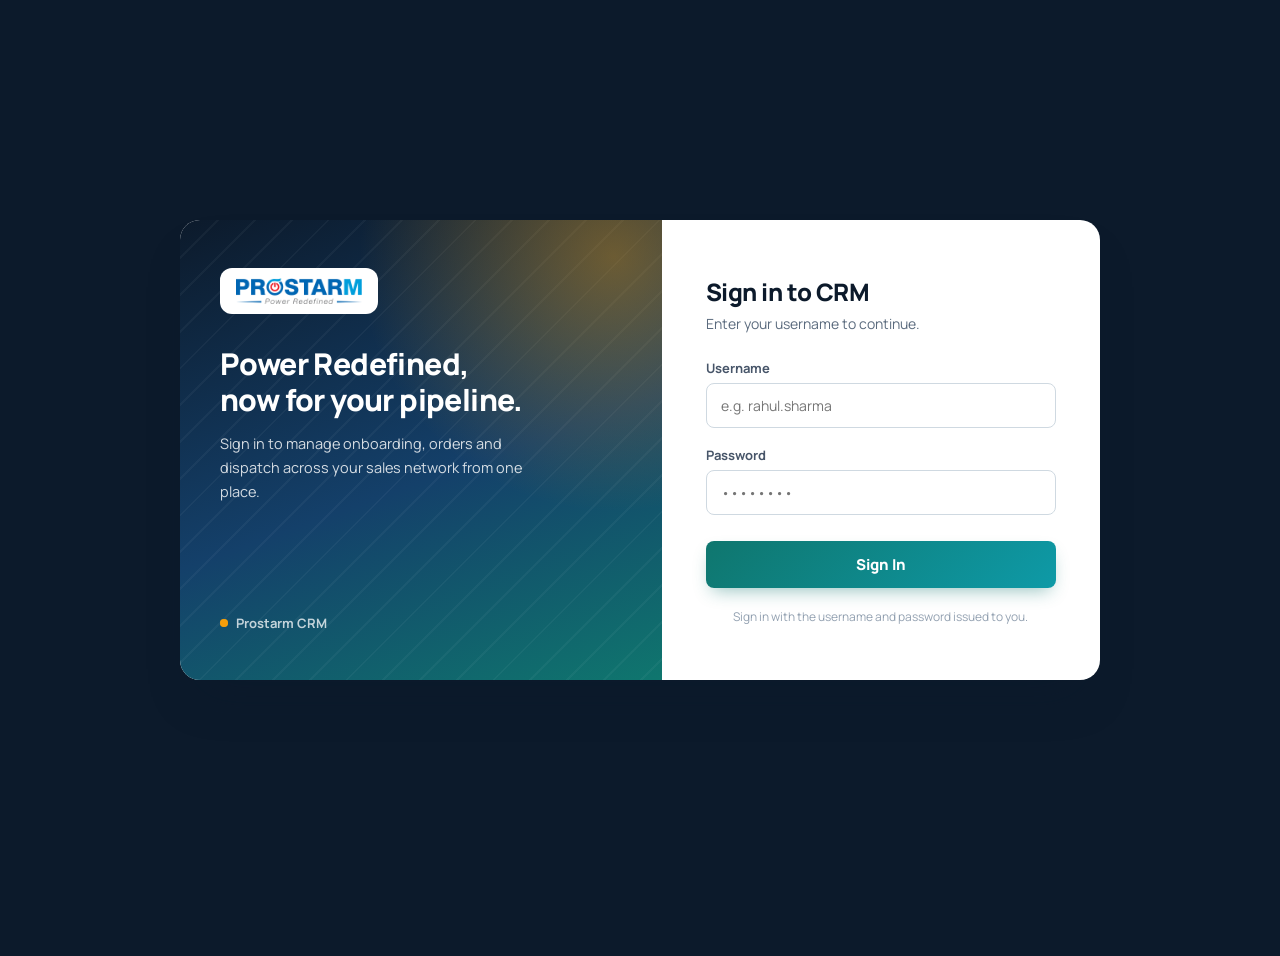
<file: Index.html>
<!DOCTYPE html>
<html lang="en">
<head>
    <meta charset="UTF-8">
    <meta name="viewport" content="width=device-width, initial-scale=1.0">
    <title>Sales Order Entry</title>
    <link href="https://fonts.googleapis.com/css2?family=Inter:wght@400;500;600;700;800&display=swap" rel="stylesheet">
    <link rel="stylesheet" href="global.css">
    <style>
        body { padding: 20px 20px 60px 20px; }
        .container { max-width: 1200px; margin: auto; background: var(--card-bg); padding: 40px; border-radius: var(--radius-lg); box-shadow: var(--shadow-sm); border: 1px solid var(--border); }
        
        h2 { color: var(--text-main); border-bottom: 2px solid var(--border); padding-bottom: 12px; margin-bottom: 24px; font-size: 25px; font-weight: 800;}
        h3 { color: var(--primary); margin-top: 10px; margin-bottom: 16px; font-size: 14px; font-weight: 700; text-transform: uppercase; letter-spacing: 0.06em; }
        
        /* Tabs */
        .tabs { display: flex; gap: 4px; border-bottom: 2px solid var(--border); margin-bottom: 30px; overflow-x: auto; scrollbar-width: thin; }
        .tab-btn { background: none; border: none; padding: 12px 22px; font-size: 14.5px; font-weight: 600; color: var(--text-muted); cursor: pointer; border-radius: var(--radius-sm) var(--radius-sm) 0 0; border-bottom: 3px solid transparent; transition: all 0.2s var(--ease); white-space: nowrap; }
        .tab-btn:hover { color: var(--primary); background-color: #f8fafc; }
        .tab-btn.active { color: var(--primary); border-bottom-color: var(--primary); background-color: var(--primary-light); }
        .tab-content { display: none; animation: fadeIn 0.3s var(--ease); }
        .tab-content.active { display: block; }
        @keyframes fadeIn { from { opacity: 0; transform: translateY(6px); } to { opacity: 1; transform: translateY(0); } }

        /* Form Layout */
        .form-grid { display: grid; grid-template-columns: repeat(auto-fit, minmax(250px, 1fr)); gap: 20px; margin-bottom: 25px;}
        .form-group { display: flex; flex-direction: column; }
        .span-2 { grid-column: span 2; }
        label { font-weight: 600; margin-bottom: 6px; font-size: 13px; color: var(--text-muted); }
        
        /* Inputs */
        input, select, textarea { padding: 10px 14px; border: 1px solid var(--border); border-radius: var(--radius-sm); font-size: 14px; box-sizing: border-box; width: 100%; font-family: inherit; transition: all 0.2s var(--ease); background: #fff; }
        input:focus, select:focus, textarea:focus { outline: none; border-color: var(--primary); box-shadow: 0 0 0 3px rgba(37, 99, 235, 0.15); }
        textarea { resize: vertical; }
        input[readonly], textarea[readonly] { background-color: #f8fafc; color: var(--text-muted); cursor: not-allowed; font-weight: 600; }
        .hidden { display: none !important; }
        
        /* Tables */
        .table-responsive { overflow-x: auto; margin-top: 10px; padding-bottom: 8px; margin-bottom: 25px; box-shadow: none; border: none; background: none;}
        table { min-width: 1000px; }
        #productTable { min-width: 1300px; } 
        th, td { padding: 12px 10px; font-size: 13px; border-bottom: 1px solid var(--border); text-align: left; }
        th { background-color: #f1f5f9; font-weight: 600; color: var(--text-muted); text-transform: uppercase; font-size: 12px; letter-spacing: 0.5px;}
        td input, td select { padding: 8px; font-size: 13px; }
        
        .td-id { width: 15%; }
        .td-doc { width: 25%; }
        .td-action { width: 6%; text-align: center; }
        .input-bare { background: #f8fafc; border: none; width: 100%; text-align: center; font-weight: 600; color: #475569; border-radius: 6px;}
        .input-bare:focus { box-shadow: none; outline: none;}
        
        .btn-primary { margin-bottom: 10px; }
        .btn-remove { color: #dc2626; border: none; background: none; cursor: pointer; font-size: 16px; font-weight: bold; transition: 0.2s; padding: 4px; border-radius: 4px;}
        .btn-remove:hover { background-color: #fbd9d9; color: #b91c1c; }
        
        /* Navigation & Submit Sections */
        .submit-section { margin-top: 30px; display: flex; justify-content: space-between; align-items: center; border-top: 1px solid var(--border); padding-top: 24px; }
        .submit-section.right { justify-content: flex-end; }
        
        .btn-prev { background-color: #f1f5f9; color: var(--text-muted); font-size: 15px; padding: 12px 28px; border: 1px solid var(--border); border-radius: 6px; font-weight: 600; cursor: pointer; transition: all 0.2s; }
        .btn-prev:hover { background-color: #e2e8f0; color: var(--text-main); }

        .custom-file-upload { display: flex; align-items: center; gap: 10px; }
        .hidden-file-input { display: none !important; }
        .custom-file-btn { background: #f8fafc; border: 1px solid var(--border-strong); padding: 6px 12px; border-radius: 6px; cursor: pointer; font-size: 13px; font-weight: 500; color: #475569; transition: all 0.2s; white-space: nowrap; display: inline-block;}
        .custom-file-btn:hover { background: #e2e8f0; color: #0f172a; border-color: #94a3b8; }
        .file-name-display { font-size: 12px; color: #64748b; max-width: 150px; overflow: hidden; text-overflow: ellipsis; white-space: nowrap; }
    </style>
</head>
<body class="has-sidebar">
<button class="sidebar-toggle" onclick="toggleSidebar()" aria-label="Toggle navigation">☰</button>
<div class="sidebar-backdrop" onclick="toggleSidebar()"></div>
<aside class="app-sidebar">
    <div class="sidebar-brand">
        <img src="Prostarm-logo.png" alt="Prostarm" onerror="this.outerHTML='<div style=\'font-weight:800; color:#1e4fd6; font-size:15px;\'>PROSTARM</div>';">
    </div>
    <nav class="sidebar-nav">
        <div class="sidebar-section-label">Workspace</div>
            <a href="dashboard.html" class="sidebar-link" data-roles="User,Manager"><span class="sidebar-icon">📊</span>Dashboard</a>    
            <a href="Index.html" class="sidebar-link active" data-roles="User,Manager"><span class="sidebar-icon">📝</span>Sales Order Entry</a>
            <a href="manager-analytics-dashboard.html" class="sidebar-link" data-roles="Manager"><span class="sidebar-icon">📈</span>Manager Analytics</a>
            <a href="grid-queue.html" class="sidebar-link" data-roles="Manager"><span class="sidebar-icon">🗂️</span>Grid Queue</a>
            <a href="kanban-queue.html" class="sidebar-link" data-roles="Manager"><span class="sidebar-icon">🗃️</span>Kanban Board</a>
            <a href="settings.html" class="sidebar-link" data-roles="Manager"><span class="sidebar-icon">⚙️</span>Settings</a>
        <a href="#" class="sidebar-link sidebar-logout" onclick="logout(); return false;"><span class="sidebar-icon">🚪</span>Sign Out</a>
    </nav>
    <div class="sidebar-footer">
        Prostarm CRM &middot; Power Redefined
    </div>
</aside>


<div class="master-nav">
    <div class="brand-container">
        <img src="Prostarm-logo.png" alt="Prostarm" onerror="this.outerHTML='<div style=\'font-weight:bold; color:#1e4fd6;\'>PR</div>';">
    </div>
</div>

<div class="container">
    <h2>Create / Update Sales Order</h2>

    <div class="tabs">
        <button class="tab-btn active" onclick="openTab(event, 'tab-basic', this)">1. Basic Info</button>
        <button class="tab-btn" onclick="openTab(event, 'tab-logistics', this)">2. Logistics</button>
        <button class="tab-btn" onclick="openTab(event, 'tab-commercials', this)">3. Commercials</button>
        <button class="tab-btn" onclick="openTab(event, 'tab-products', this)">4. Products & Tech</button>
        <button class="tab-btn" onclick="openTab(event, 'tab-docs', this)">5. Documents</button>
    </div>
    
    <!-- TAB 1: BASIC INFO -->
    <div id="tab-basic" class="tab-content active">
        <h3 style="color: #1e4fd6; text-transform: uppercase;">General Details</h3>
        <div class="form-grid">
            <div class="form-group"><label>UID (Auto)</label><input type="text" id="uid" readonly></div>
            <div class="form-group">
                <label>Sales Person Name</label>
                <input type="text" id="salesPersonName" list="salesPersonList" placeholder="Select or enter Sales Person Name">
                <datalist id="salesPersonList"></datalist>
            </div>
            <div class="form-group"><label>Customer Name</label><input type="text" id="customerName" placeholder="Enter Customer Name"></div>
            <div class="form-group"><label>Location</label><input type="text" id="location" placeholder="City / Area"></div>
            
            <div class="form-group"><label>PO Number</label><input type="text" id="poNumber" placeholder="PO Number"></div>
            <div class="form-group"><label>PO Date</label><input type="date" id="poDate"></div>
            <div class="form-group"><label>Order Type</label>
                <select id="orderType">
                    <option value="" disabled selected>Select Type...</option>
                    <option value="Government">Government</option>
                    <option value="Private">Private</option>
                </select>
            </div>
            <div class="form-group"><label>Order Source</label>
                <select id="orderSource">
                    <option value="" disabled selected>Select Source...</option>
                    <option value="BFSI (Direct)">BFSI (Direct)</option>
                    <option value="BFSI (GeM)">BFSI (GeM)</option>
                    <option value="BFSI (Tender)">BFSI (Tender)</option>
                    <option value="Dealer & Channel Partner">Dealer & Channel Partner</option>
                    <option value="End User/Corporate">End User/Corporate</option>
                    <option value="OEM/Industrial">OEM/Industrial</option>
                    <option value="System Integrator ( S.I )">System Integrator ( S.I )</option>
                    <option value="Tender (GeM)">Tender (GeM)</option>
                    <option value="Tender (Non GeM)">Tender (Non GeM)</option>
                </select>
            </div>
            
            <div class="form-group"><label>Segments</label>
                <input type="text" id="segment" list="segmentList" placeholder="Select or type Segment...">
                <datalist id="segmentList">
                    <option value="Government">
                    <option value="Banking">
                    <option value="Enterprise">
                    <option value="Healthcare">
                </datalist>
            </div>
            
            <div class="form-group"><label>Financial Year (FY)</label>
                <input type="text" id="fy" placeholder="Auto-calculated" readonly class="input-bare" style="text-align: left; padding: 10px 14px; background-color: #f1f5f9 !important;">
            </div>
            
            <div class="form-group"><label>ProstarM Branch</label>
                <input type="text" id="prostarmBranch" list="branchList" placeholder="Select or type Branch...">
                <datalist id="branchList">
                    <option value="Mumbai">
                    <option value="Delhi">
                    <option value="Bangalore">
                    <option value="Chennai">
                    <option value="Kolkata">
                </datalist>
            </div>
        </div>

        <hr style="border: 0; border-top: 1px solid #e2e8f0; margin: 30px 0;">

        <h3 style="color: #1e4fd6; text-transform: uppercase;">Contact Information</h3>
        <div class="form-grid">
            <div class="form-group"><label>Contact Person</label><input type="text" id="contactPerson" placeholder="Full Name"></div>
            <div class="form-group"><label>Contact Details</label><input type="tel" id="contactDetails" placeholder="Mobile Number"></div>
            <div class="form-group"><label>Email</label><input type="email" id="email" placeholder="Email Address"></div>
        </div>

        <div class="submit-section right">
            <button class="btn btn-submit" type="button" onclick="nextTab('tab-logistics', 1)">Next Tab →</button>
        </div>
    </div>

    <!-- TAB 2: LOGISTICS -->
    <div id="tab-logistics" class="tab-content">
        <h3 style="color: #1e4fd6; text-transform: uppercase;">Addresses & Dispatch</h3>
        <div class="form-grid">
            <div class="form-group span-2"><label>Billing Address</label><textarea id="billingAddress" rows="2" placeholder="Full Billing Address"></textarea></div>
            <div class="form-group"><label>Bill to GST Number</label><input type="text" id="billToGst" placeholder="Enter Billing GSTIN"></div>
            
            <div class="form-group span-2"><label>Delivery Address</label><textarea id="deliveryAddress" rows="2" placeholder="Full Delivery Address"></textarea></div>
            <div class="form-group"><label>Ship to GST Number</label><input type="text" id="shipToGst" placeholder="Enter Shipping GSTIN"></div>
            
            <div class="form-group span-2"><label>Installation Address</label><textarea id="installationAddress" rows="2" placeholder="Full Installation Address"></textarea></div>
            <div class="form-group"><label>Pin code</label><input type="number" id="pinCode" placeholder="Postal Code"></div>
            
            <div class="form-group"><label>To be Completed On</label><input type="date" id="toBeCompletedOn"></div>
            <div class="form-group"><label>Region / Zonal Office</label><input type="text" id="regionZoneOffice" placeholder="Region / Zone"></div>
            
            <div class="form-group">
                <label>State</label>
                <select id="state" onchange="updateZone()">
                    <option value="" disabled selected>Select State...</option>
                    <option value="Andhra Pradesh">Andhra Pradesh</option>
                    <option value="Assam">Assam</option>
                    <option value="Bihar">Bihar</option>
                    <option value="Chandigarh">Chandigarh</option>
                    <option value="Chhattisgarh">Chhattisgarh</option>
                    <option value="Dadra and Nagar Haveli and Daman and Diu">Dadra and Nagar Haveli and Daman and Diu</option>
                    <option value="Delhi">Delhi</option>
                    <option value="Goa">Goa</option>
                    <option value="Gujarat">Gujarat</option>
                    <option value="Haryana">Haryana</option>
                    <option value="Himachal Pradesh">Himachal Pradesh</option>
                    <option value="Jammu And Kashmir">Jammu And Kashmir</option>
                    <option value="Jharkhand">Jharkhand</option>
                    <option value="Karnataka">Karnataka</option>
                    <option value="Kerala">Kerala</option>
                    <option value="Madhya Pradesh">Madhya Pradesh</option>
                    <option value="Maharashtra">Maharashtra</option>
                    <option value="Manipur">Manipur</option>
                    <option value="Meghalaya">Meghalaya</option>
                    <option value="Nagaland">Nagaland</option>
                    <option value="Odisha">Odisha</option>
                    <option value="Pondicherry">Pondicherry</option>
                    <option value="Punjab">Punjab</option>
                    <option value="Rajasthan">Rajasthan</option>
                    <option value="Sikkim">Sikkim</option>
                    <option value="Tamil Nadu">Tamil Nadu</option>
                    <option value="Telangana">Telangana</option>
                    <option value="Tripura">Tripura</option>
                    <option value="Uttar Pradesh">Uttar Pradesh</option>
                    <option value="Uttarakhand">Uttarakhand</option>
                    <option value="West Bengal">West Bengal</option>
                </select>
            </div>
            
            <div class="form-group"><label>Zone</label><input type="text" id="zone" placeholder="Auto-fills from State" readonly style="background-color: #f1f5f9; cursor: not-allowed;"></div>

            <div class="form-group"><label>Dispatch Type</label>
                <select id="dispatchType" onchange="togglePickupLocation(this.value)">
                    <option value="" disabled selected>Select Dispatch...</option>
                    <option value="Delivery">Delivery</option>
                    <option value="Self Pickup">Self Pickup</option>
                </select>
            </div>
            <div class="form-group hidden" id="pickupLocationGroup"><label>Pickup Location</label><input type="text" id="pickupLocation" placeholder="Required for Self Pickup"></div>
        </div>

        <div class="submit-section right">
            <button class="btn-prev" type="button" onclick="prevTab('tab-basic', 1)" style="margin-right:auto;">← Previous Tab</button>
            <button class="btn btn-submit" type="button" onclick="nextTab('tab-commercials', 2)">Next Tab →</button>
        </div>
    </div>

    <!-- TAB 3: COMMERCIALS -->
    <div id="tab-commercials" class="tab-content">
        <h3 style="color: #1e4fd6; text-transform: uppercase;">Commercials & Scope</h3>
        
        <div class="form-grid">
            <div class="form-group"><label>Installation Scope</label>
                <select id="installationScope">
                    <option value="" disabled selected>Select Scope...</option>
                    <option value="Required">Required</option>
                    <option value="Not Required">Not Required</option>
                </select>
            </div>
            <div class="form-group"><label>Retention / BG</label>
                <select id="retentionBg">
                    <option value="" disabled selected>Select Option...</option>
                    <option value="Retention">Retention</option>
                    <option value="BG">BG</option>
                    <option value="Not Required">Not Required</option>
                </select>
            </div>
            <div class="form-group"><label>% Of BG Retention</label><input type="number" id="bgRetentionPercent" placeholder="%" step="0.01"></div>
        </div>
            
        <hr style="border: 0; border-top: 1px solid #e2e8f0; margin: 5px 0 25px 0;">
            
        <div class="form-grid">
            <div class="form-group">
                <label>Buyback Status</label>
                <select id="buyback" onchange="toggleBuyback(this.value)">
                    <option value="" disabled selected>Select Buyback...</option>
                    <option value="Yes">Yes</option>
                    <option value="No">No</option>
                </select>
            </div>
            <div class="form-group hidden" id="fg-buybackConfig"><label>Buyback Configuration</label><input type="text" id="buybackConfig" placeholder="Details..."></div>
            <div class="form-group hidden" id="fg-buybackAmount"><label>Buyback Amount</label><input type="number" id="buybackAmount" placeholder="₹ 0.00" step="0.01"></div>
            <div class="form-group hidden" id="fg-buybackBill"><label>Buyback Bill?</label>
                <select id="buybackBill">
                    <option value="" disabled selected>Select...</option>
                    <option value="Yes">Yes</option>
                    <option value="No">No</option>
                </select>
            </div>
        </div>

        <hr style="border: 0; border-top: 1px solid #e2e8f0; margin: 5px 0 25px 0;">

        <div class="form-grid">
            <div class="form-group span-2"><label>BOQ / Product details</label><textarea id="boqProductDetails" rows="2" placeholder="Enter high-level details or description..."></textarea></div>
            <div class="form-group"><label>PO Amount (Auto calculated)</label><input type="number" id="poAmount" placeholder="₹ 0.00" step="0.01" readonly style="background-color: #f1f5f9; cursor: not-allowed;"></div>
        </div>

        <hr style="border: 0; border-top: 1px solid #e2e8f0; margin: 5px 0 25px 0;">

        <div class="form-grid">
            <div class="form-group">
                <label>AMC Mentioned In PO</label>
                <select id="amcMentioned">
                    <option value="" disabled selected>Select...</option>
                    <option value="Yes">Yes</option>
                    <option value="No">No</option>
                </select>
            </div>
            <div class="form-group">
                <label>AMC Duration (Year)</label>
                <input type="number" id="amcDuration" placeholder="e.g. 1" min="0" step="1">
            </div>
            <div class="form-group">
                <label>PM Required during warranty</label>
                <select id="pmRequired">
                    <option value="" disabled selected>Select...</option>
                    <option value="Yes">Yes</option>
                    <option value="No">No</option>
                </select>
            </div>
            <div class="form-group">
                <label>Payments Terms</label>
                <input type="text" id="paymentTerms" list="paymentTermsList" placeholder="Select or type Terms...">
                <datalist id="paymentTermsList">
                    <option value="100% Advance">
                    <option value="50% Advance, 50% Against Delivery">
                    <option value="30 Days Credit">
                    <option value="On Delivery">
                </datalist>
            </div>
            <div class="form-group">
                <label>Payment Status</label>
                <select id="paymentStatus">
                    <option value="" disabled selected>Select...</option>
                    <option value="Pending">Pending</option>
                    <option value="Partial">Partial</option>
                    <option value="Paid">Paid</option>
                </select>
            </div>
        </div>

        <div class="submit-section right">
            <button class="btn-prev" type="button" onclick="prevTab('tab-logistics', 2)" style="margin-right:auto;">← Previous Tab</button>
            <button class="btn btn-submit" type="button" onclick="nextTab('tab-products', 3)">Next Tab →</button>
        </div>
    </div>

    <!-- TAB 4: PRODUCTS -->
    <div id="tab-products" class="tab-content">
        <h3 style="color: #1e4fd6; text-transform: uppercase;">Product Line Items</h3>
        <div class="table-responsive">
            <table id="productTable">
                <thead>
                    <tr style="background-color: #f1f5f9;">
                        <th style="width: 14%">Product name</th>
                        <th style="width: 9%">Capacity</th>
                        <th style="width: 9%">Model</th>
                        <th style="width: 9%">Make</th>
                        <th style="width: 5%">Wty(M)</th>
                        <th style="width: 8%">Clause</th>
                        <th style="width: 5%">QTY</th>
                        <th style="width: 8%">Rate</th>
                        <th style="width: 7%">GST %</th>
                        <th style="background-color: #cbdaff; width: 10%; color: #122c73;">Basic</th>
                        <th style="background-color: #cbdaff; width: 10%; color: #122c73;">Total</th>
                        <th class="td-action">Act</th>
                    </tr>
                </thead>
                <tbody></tbody>
                <tfoot>
                    <tr style="background-color: #eaf0ff; font-weight: 700;">
                        <td colspan="9" style="text-align: right; color: #122c73;">Grand Total</td>
                        <td id="sumBasic" style="background-color: #cbdaff; color: #122c73;">0.00</td>
                        <td id="sumTotal" style="background-color: #cbdaff; color: #122c73;">0.00</td>
                        <td></td>
                    </tr>
                </tfoot>
            </table>
        </div>
        <button class="btn btn-primary" type="button" onclick="addProductRow()">+ Add Product</button>

        <div class="submit-section right">
            <button class="btn-prev" type="button" onclick="prevTab('tab-commercials', 3)" style="margin-right:auto;">← Previous Tab</button>
            <button class="btn btn-submit" type="button" onclick="nextTab('tab-docs', 4)">Next Tab →</button>
        </div>
    </div>

    <!-- TAB 5: DOCS -->
    <div id="tab-docs" class="tab-content">
        <h3 style="color: #1e4fd6; text-transform: uppercase;">Documents Line Items</h3>
        <div class="table-responsive">
            <table id="childTable">
                <thead>
                    <tr style="background-color: #f1f5f9;">
                        <th class="td-id">Document ID</th>
                        <th class="td-id">Parent UID</th>
                        <th class="td-doc">Document Name</th>
                        <th class="td-doc">Attachment</th>
                        <th class="td-action">Action</th>
                    </tr>
                </thead>
                <tbody></tbody>
            </table>
        </div>
        <button class="btn btn-primary" type="button" onclick="addChildRow()">+ Add Document</button>

        <!-- Final Submit -->
        <div class="submit-section right">
            <button class="btn-prev" type="button" onclick="prevTab('tab-products', 4)" style="margin-right:auto;">← Previous Tab</button>
            <button class="btn btn-submit" type="button" onclick="submitForm()">Submit Full Order</button>
        </div>
    </div>
</div>

<script src="utils.js"></script>

<script>
	const powerAutomateUploadUrl = "https://8549b42c711be8948675eefb5cf215.dd.environment.api.powerplatform.com:443/powerautomate/automations/direct/cu/27/workflows/8c217484ea3e46b38fc6b7f07450d5b3/triggers/manual/paths/invoke?api-version=1&sp=%2Ftriggers%2Fmanual%2Frun&sv=1.0&sig=vzyUiHpw_NEp_W1E5Opu-5gz4RFGLSMcCD6nNFchKzk";

    function fileToBase64(file) {
        return new Promise((resolve, reject) => {
            const reader = new FileReader();
            reader.readAsDataURL(file);
            reader.onload = () => resolve(reader.result.split(',')[1]);
            reader.onerror = error => reject(error);
        });
    }

    async function uploadDocumentToFlow(file, uid, docId, docName) {
        const fileBase64 = await fileToBase64(file);
        const payload = {
            uid: uid,
            docId: docId,
            docName: docName,
            fileName: file.name,
            fileContent: fileBase64
        };
        const response = await fetch(powerAutomateUploadUrl, {
            method: "POST",
            headers: { "Content-Type": "application/json" },
            body: JSON.stringify(payload)
        });
        if (!response.ok) throw new Error("Upload failed");
        return await response.json();
    }
	///// Above is new code added
    function updateZone() {
        const stateSelect = document.getElementById("state");
        const zoneInput = document.getElementById("zone");
        const selectedState = stateSelect.value;
        if (stateZoneMap && stateZoneMap[selectedState]) {
            zoneInput.value = stateZoneMap[selectedState];
        } else {
            zoneInput.value = "";
        }
    }

    function generateFY() {
        const today = new Date();
        const year = today.getFullYear();
        const month = today.getMonth() + 1;
        let fyString = "";
        if (month >= 4) {
            fyString = `${year}-${String(year + 1).slice(-2)}`;
        } else {
            fyString = `${year - 1}-${String(year).slice(-2)}`;
        }
        document.getElementById('fy').value = fyString;
    }

    function openTab(evt, tabId, btnElement = null) {
        document.querySelectorAll('.tab-content').forEach(tab => tab.classList.remove('active'));
        document.querySelectorAll('.tab-btn').forEach(btn => btn.classList.remove('active'));
        document.getElementById(tabId).classList.add('active');
        if (btnElement) {
            btnElement.classList.add('active');
        } else {
            const tabs = ['tab-basic', 'tab-logistics', 'tab-commercials', 'tab-products', 'tab-docs'];
            const idx = tabs.indexOf(tabId);
            if (idx !== -1) {
                document.querySelectorAll('.tab-btn')[idx].classList.add('active');
            }
        }
        window.scrollTo({ top: 0, behavior: 'smooth' });
    }

    function nextTab(nextTabId, currentTabIndex) {
        const tabButtons = document.querySelectorAll('.tab-btn');
        if (tabButtons[currentTabIndex]) {
            openTab(null, nextTabId, tabButtons[currentTabIndex]);
        }
    }

    function prevTab(prevTabId, currentTabIndex) {
        const tabButtons = document.querySelectorAll('.tab-btn');
        if (tabButtons[currentTabIndex - 1]) {
            openTab(null, prevTabId, tabButtons[currentTabIndex - 1]);
        }
    }

    function updateFileName(input) {
        const span = input.closest('.custom-file-upload').querySelector('.file-name-display');
        if (input.files.length > 0) {
            span.textContent = input.files[0].name;
            span.style.color = '#1e4fd6'; span.style.fontWeight = '600';
        } else {
            span.textContent = "No file chosen";
            span.style.color = '#64748b'; span.style.fontWeight = '400';
        }
    }

    function togglePickupLocation(val) {
        const group = document.getElementById('pickupLocationGroup');
        if (val === 'Self Pickup') group.classList.remove('hidden');
        else { group.classList.add('hidden'); document.getElementById('pickupLocation').value = ''; }
    }

    function toggleBuyback(val) {
        const config = document.getElementById('fg-buybackConfig');
        const amount = document.getElementById('fg-buybackAmount');
        const bill = document.getElementById('fg-buybackBill');
        if(val === 'Yes') {
            config.classList.remove('hidden');
            amount.classList.remove('hidden');
            bill.classList.remove('hidden');
        } else {
            config.classList.add('hidden');
            amount.classList.add('hidden');
            bill.classList.add('hidden');
            document.getElementById('buybackConfig').value = '';
            document.getElementById('buybackAmount').value = '';
            document.getElementById('buybackBill').value = '';
        }
    }

    const getStrictInitials = (str) => {
        if (!str) return "XX";
        if (str.includes('@')) str = str.split('@')[0];
        const parts = str.split('.');
        if (parts.length >= 2) {
            return (parts[0].charAt(0) + parts[parts.length - 1].charAt(0)).toUpperCase();
        }
        return str.substring(0, 2).toUpperCase();
    };

    function generateNextUID(lastKnownUID, baseString) {
        const initials = getStrictInitials(baseString);
        const today = new Date();
        const prefix = initials + String(today.getFullYear()).slice(-2) + String(today.getMonth() + 1).padStart(2, '0');
        if (lastKnownUID && lastKnownUID.startsWith(prefix)) {
            return prefix + String(parseInt(lastKnownUID.slice(-4), 10) + 1).padStart(4, '0');
        }
        return prefix + "0001";
    }

    async function generateAutoUID() {
        const loginId = sessionStorage.getItem('loggedInEmail') || sessionStorage.getItem('loggedInUser') || "chandan.singh";
        const uidInput = document.getElementById('uid');
        const lastUID = await idbGet('simulatedDBLastUID', "CS26060014");
        uidInput.value = generateNextUID(lastUID, loginId);
        document.querySelectorAll('.child-parent-uid').forEach(input => { input.value = uidInput.value; });
    }

    function removeRow(btn) {
        btn.closest('tr').remove();
        updateGrandTotal();
    }

    function addProductRow() {
        const row = document.createElement('tr');
        const uniqueProdId = generateChildGUID(); 
        row.innerHTML = `
            <input type="hidden" class="prod-id" value="${uniqueProdId}">
            <td><input type="text" class="prod-name" placeholder="Item Name"></td>
            <td><input type="text" class="prod-capacity" placeholder="Capacity"></td>
            <td><input type="text" class="prod-model" placeholder="Model"></td>
            <td><input type="text" class="prod-make" placeholder="Make"></td>
            <td><input type="number" class="prod-wty-month" placeholder="M"></td>
            <td><select class="prod-wty-clause"><option value="" disabled selected>Select...</option><option value="Onsite">Onsite</option><option value="Carry in">Carry in</option></select></td>
            <td><input type="number" class="prod-qty" value="1" min="1" oninput="calculateRow(this)"></td>
            <td><input type="number" class="prod-rate" value="0.00" min="0" step="0.01" oninput="calculateRow(this)"></td>
            <td><select class="prod-gst" onchange="calculateRow(this)"><option value="0">0%</option><option value="5">5%</option><option value="12">12%</option><option value="18" selected>18%</option><option value="28">28%</option></select></td>
            <td><input type="number" class="prod-basic input-bare" value="0.00" readonly></td>
            <td><input type="number" class="prod-total input-bare" value="0.00" readonly></td>
            <td class="td-action"><button type="button" class="btn-remove" title="Remove Product" onclick="removeRow(this)">✖</button></td>
        `;
        document.querySelector('#productTable tbody').appendChild(row);
    }

    function calculateRow(element) {
        const row = element.closest('tr');
        const qty = parseFloat(row.querySelector('.prod-qty').value) || 0;
        const rate = parseFloat(row.querySelector('.prod-rate').value) || 0;
        const gstPercent = parseFloat(row.querySelector('.prod-gst').value) || 0;

        const basicValue = qty * rate;
        const totalAmount = basicValue + (basicValue * (gstPercent / 100));

        row.querySelector('.prod-basic').value = basicValue.toFixed(2);
        row.querySelector('.prod-total').value = totalAmount.toFixed(2);
        updateGrandTotal();
    }

    function updateGrandTotal() {
        let totalBasic = 0;
        let totalAmount = 0;
        document.querySelectorAll('.prod-basic').forEach(input => { totalBasic += parseFloat(input.value) || 0; });
        document.querySelectorAll('.prod-total').forEach(input => { totalAmount += parseFloat(input.value) || 0; });
        document.getElementById('poAmount').value = totalBasic.toFixed(2);

        const sumBasicEl = document.getElementById('sumBasic');
        const sumTotalEl = document.getElementById('sumTotal');
        if (sumBasicEl) sumBasicEl.textContent = totalBasic.toFixed(2);
        if (sumTotalEl) sumTotalEl.textContent = totalAmount.toFixed(2);
    }

    function addChildRow() {
        const parentUID = document.getElementById('uid').value; 
        const row = document.createElement('tr');
        row.innerHTML = `
            <td class="td-id"><input type="text" class="child-doc-id input-bare" value="${generateChildGUID()}" readonly></td>
            <td class="td-id"><input type="text" class="child-parent-uid input-bare" value="${parentUID}" readonly></td>
            <td class="td-doc"><select class="child-doc-name" style="width: 100%;"><option value="" disabled selected>Select Document...</option><option value="PO">PO</option><option value="Approval Mail">Approval Mail</option><option value="Price BOQ">Price BOQ</option><option value="Tech.BOQ">Tech.BOQ</option></select></td>
            <td class="td-doc"><div class="custom-file-upload"><label class="custom-file-btn"><input type="file" class="child-attachment hidden-file-input" onchange="updateFileName(this)">📁 Browse...</label><span class="file-name-display">No file chosen</span></div></td>
            <td class="td-action"><button type="button" class="btn-remove" title="Remove Document" onclick="removeRow(this)">✖</button></td>
        `;
        document.querySelector('#childTable tbody').appendChild(row);
    }

async function submitForm() {
        if (!document.getElementById('salesPersonName').value.trim()) {
            alert("Please enter or select a Sales Person Name before submitting.");
            openTab(null, 'tab-basic', document.querySelectorAll('.tab-btn')[0]);
            return;
        }

        // Target the submit button to prevent double-clicks
        const submitBtn = Array.from(document.querySelectorAll('.btn-submit')).find(b => b.innerText.includes("Submit Full Order") || b.innerText.includes("Processing"));
        
        if (submitBtn) {
            submitBtn.innerText = "Processing Data... ⏳"; 
            submitBtn.disabled = true;
            submitBtn.style.pointerEvents = "none"; 
            submitBtn.style.opacity = "0.8";
        }

        const val = id => document.getElementById(id).value;
        const currentParentUID = val('uid'); 
        
        const products = [];
        document.querySelectorAll('#productTable tbody tr').forEach(row => {
            products.push({
                "Product ID": row.querySelector('.prod-id').value, 
                "Parent UID P": currentParentUID, // FIXED: Now exactly matches Power Automate schema
                "Product Name": row.querySelector('.prod-name').value, 
                "Capacity": row.querySelector('.prod-capacity').value,
                "Model": row.querySelector('.prod-model').value, 
                "Make": row.querySelector('.prod-make').value,
                "Warranty (Months)": row.querySelector('.prod-wty-month').value, 
                "Warranty Clause": row.querySelector('.prod-wty-clause').value || "",
                "QTY": row.querySelector('.prod-qty').value, 
                "Rate": row.querySelector('.prod-rate').value,
                "GST %": row.querySelector('.prod-gst').value, 
                "PO Amount": row.querySelector('.prod-basic').value, 
                "Total Amount": row.querySelector('.prod-total').value
            });
        });

        // Product Validation to ensure the array is never empty
        if (products.length === 0) {
            alert("Please add at least one Product Line Item before submitting.");
            openTab(null, 'tab-products', document.querySelectorAll('.tab-btn')[3]);
            if (submitBtn) {
                submitBtn.innerText = "Submit Full Order"; 
                submitBtn.disabled = false;
                submitBtn.style.pointerEvents = "auto";
                submitBtn.style.opacity = "1";
            }
            return;
        }

        const payload = {
            "Sales Order": {
                "UID": currentParentUID, "Sales Person Name": val('salesPersonName'), "Status": "Submitted", 
                "Customer Name": val('customerName'), "Location": val('location'), "PO Number": val('poNumber'), "PO Date": val('poDate'),
                "Order Type to mention": val('orderType') || "", "Order Source": val('orderSource') || "", "Segments": val('segment'), "FY": val('fy'), "ProstarM Branch": val('prostarmBranch'),
                "Contact Person": val('contactPerson'), "Contact Details": val('contactDetails'), "Email": val('email'),
                "Billing Address": val('billingAddress'), "Bill to GST Number": val('billToGst'),
                "Delivery Address": val('deliveryAddress'), "Ship to GST Number": val('shipToGst'),
                "Installation Address": val('installationAddress'), "Pin code": val('pinCode'), 
                "To be Completed On": val('toBeCompletedOn'), "Region /Zonal Office": val('regionZoneOffice'), "State": val('state'), "Zone": val('zone'), "Dispatch Type": val('dispatchType') || "", "Pickup Location": val('pickupLocation'), 
                "Installation Scope": val('installationScope') || "", "Retension / BG/Not required": val('retentionBg') || "", "% Of BG Retension": val('bgRetentionPercent'),
                "Buyback Status": val('buyback') || "", "Buyback Configuration": val('buybackConfig'), "Buyback Amount": val('buybackAmount'), "Buyback Bill ?": val('buybackBill') || "",
                "BOQ / Product details": val('boqProductDetails'), "Price bifurcation / PO Amount": val('poAmount'),
                "AMC Mentioned In PO": val('amcMentioned') || "",
                "AMC Duration (Year)": val('amcDuration'),
                "PM Required during warranty period": val('pmRequired') || "",
                "Payments Terms": val('paymentTerms'),
                "Payment Status": val('paymentStatus') || ""
            },
            "Products": products, 
            "SalesChildTable": [], 
            "RemarksTable": []
        };

        for (const row of document.querySelectorAll('#childTable tbody tr')) {
            const fileInput = row.querySelector('.child-attachment');
            const rowDocId = row.querySelector('.child-doc-id').value;
            const docName = row.querySelector('.child-doc-name').value || "Document";
            let attachmentValue = "None";

            if (fileInput && fileInput.files.length > 0) {
                const file = fileInput.files[0];
                try {
                    if (submitBtn) submitBtn.innerText = `Uploading ${file.name}...`;
                    const uploadResult = await uploadDocumentToFlow(file, currentParentUID, rowDocId, docName);

					if (!uploadResult.fileUrl || uploadResult.fileUrl.trim() === "") {
						alert(`Warning: ${file.name} uploaded, but Power Automate did not return a valid link. Check your Flow Response step.`);
					}

					attachmentValue = uploadResult.fileUrl || file.name;
                } catch (uploadErr) {
                    console.error("Upload failed", uploadErr);
                    alert(`File upload failed for ${file.name}. Submission halted.`);
                    if (submitBtn) {
                        submitBtn.innerText = "Submit Full Order"; 
                        submitBtn.disabled = false;
                        submitBtn.style.pointerEvents = "auto";
                        submitBtn.style.opacity = "1";
                    }
                    return; // Stop the save process
                }
            }

            payload.SalesChildTable.push({ 
                "Document ID": rowDocId, 
                "Parent_UID D": currentParentUID, 
                "Document Name": docName, 
                "Attachment": attachmentValue 
            });
        }

        const powerAutomateWebhookUrl = "https://8549b42c711be8948675eefb5cf215.dd.environment.api.powerplatform.com:443/powerautomate/automations/direct/cu/29/workflows/6d607144754f4f3687eba53cf96a9db3/triggers/manual/paths/invoke?api-version=1&sp=%2Ftriggers%2Fmanual%2Frun&sv=1.0&sig=P-2R-JOWsK6-ZgQR-xp5-UN6BpJWNKJZP0N4CNeLwj8";
        
        // Save locally - bypasses quota limits safely so cloud sync isn't blocked
        try {
            const existingOrders = (await idbGet('crmOrders', []));
            existingOrders.push(payload);
            await idbSet('crmOrders', existingOrders);
        } catch (localErr) {
            console.warn("Local database save failed. Proceeding with cloud sync.");
        }
        
        // Send to Microsoft Power Automate
        try {
            const response = await fetch(powerAutomateWebhookUrl, {
                method: 'POST',
                headers: { 'Content-Type': 'application/json' },
                body: JSON.stringify(payload)
            });

            if (response.ok) {
                await idbSet('simulatedDBLastUID', currentParentUID); 
                alert("Order Submitted Successfully to Power Automate!\n\nClick OK to draft another new order.");
                window.location.reload();
            } else {
                const errText = await response.text();
                throw new Error(`HTTP ${response.status}: ${errText.slice(0, 100)}...`);
            }
        } catch (error) {
            console.error("Submission failed:", error);
            alert(`Microsoft Power Automate rejected the submission.\n\nReason: ${error.message}\n\nPlease ensure your Power Automate flow expects the exact data fields in this form.`);
            
            // Turn the button back on so the user can fix the form and try again
            if (submitBtn) {
                submitBtn.innerText = "Submit Full Order"; 
                submitBtn.disabled = false;
                submitBtn.style.pointerEvents = "auto";
                submitBtn.style.opacity = "1";
            }
        }
    }

    window.onload = async function() {
        if (!sessionStorage.getItem('loggedInUser')) { window.location.href = 'login.html'; return; }
        if (!enforcePageAccess()) return;
        applySidebarAccess();

        const dataList = document.getElementById('salesPersonList');
        try {
            const existingOrders = (await idbGet('crmOrders', []));
            const uniqueNames = new Set(); 
            existingOrders.forEach(o => { if (o["Sales Order"] && o["Sales Order"]["Sales Person Name"]) uniqueNames.add(o["Sales Order"]["Sales Person Name"].trim()); });
            uniqueNames.forEach(n => { if(n) dataList.appendChild(new Option(n, n)); });
        } catch(e) {}

        await generateAutoUID(); 
        generateFY(); 
        toggleBuyback('');
    };
</script>
</body>
</html>
</file>
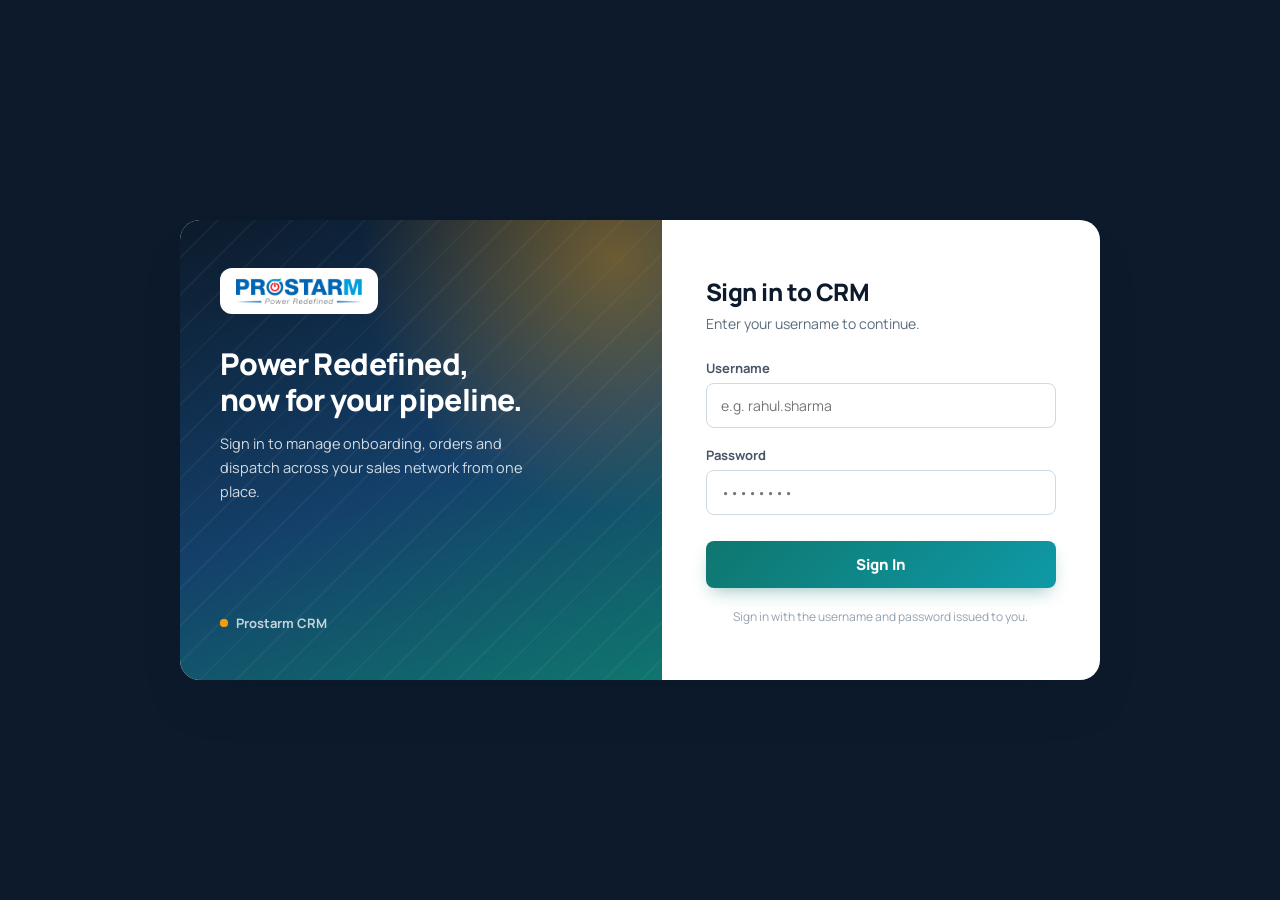
<file: grid-queue.html>
<!DOCTYPE html>
<html lang="en">
<head>
    <meta charset="UTF-8">
    <meta name="viewport" content="width=device-width, initial-scale=1.0">
    <title>Onboarding Team - Grid Queue</title>
    <link href="https://fonts.googleapis.com/css2?family=Manrope:wght@400;500;600;700;800&display=swap" rel="stylesheet">
    <link rel="stylesheet" href="global.css">
    <style>
.grid-container{background:var(--card-bg);border-radius:var(--radius-lg);border:1px solid var(--border);overflow:hidden;box-shadow:var(--shadow-sm)}
.stats-bar{display:flex;gap:12px;flex-wrap:wrap;padding:16px 18px;background:var(--card-bg-alt);border-bottom:1px solid var(--border)}
.stat-item{flex:1 1 150px;background:#fff;border:1px solid var(--border);border-radius:var(--radius-md);padding:12px 14px;font-size:13px;font-weight:700;color:var(--text-muted);display:flex;justify-content:space-between;align-items:center}
.stat-item span{margin:0;padding:3px 12px;border-radius:var(--radius-pill);font-size:16px;font-weight:800;background:#eaf0f3;color:var(--text-main)}
.uid-badge{font-weight:800;color:var(--primary);background:var(--primary-light);padding:4px 10px;border-radius:6px;font-size:12.5px}
.status-select{padding:7px 14px;font-size:13px;font-weight:700;border:2px solid transparent;cursor:pointer;outline:none;appearance:none;-webkit-appearance:none;transition:.2s}
.status-select:hover{border-color:var(--border-strong)}
.status-draft{background:#eaf0f3;color:#475569}.status-submitted{background:#e2f6f8;color:#0b6470}
.status-approved{background:#e6f6ec;color:#15803d}.status-rejected{background:#fdecec;color:#9f1d1d}
#queueTable{border:none}
</style>
</head>
<body class="has-sidebar">
<button class="sidebar-toggle" onclick="toggleSidebar()" aria-label="Toggle navigation">☰</button>
<div class="sidebar-backdrop" onclick="toggleSidebar()"></div>
<aside class="app-sidebar">
    <div class="sidebar-brand">
        <img src="Prostarm-logo.png" alt="Prostarm" onerror="this.outerHTML='<div style=\'font-weight:800; color:#1e4fd6; font-size:15px;\'>PROSTARM</div>';">
    </div>
    <nav class="sidebar-nav">
        <div class="sidebar-section-label">Workspace</div>
            <a href="dashboard.html" class="sidebar-link" data-roles="User,Manager"><span class="sidebar-icon">📊</span>Dashboard</a>
            <a href="Index.html" class="sidebar-link" data-roles="User,Manager"><span class="sidebar-icon">📝</span>Sales Order Entry</a>
            <a href="manager-analytics-dashboard.html" class="sidebar-link" data-roles="Manager"><span class="sidebar-icon">📈</span>Manager Analytics</a>
            <a href="grid-queue.html" class="sidebar-link active" data-roles="Manager"><span class="sidebar-icon">🗂️</span>Grid Queue</a>
            <a href="kanban-queue.html" class="sidebar-link" data-roles="Manager"><span class="sidebar-icon">🗃️</span>Kanban Board</a>
            <a href="settings.html" class="sidebar-link" data-roles="Manager"><span class="sidebar-icon">⚙️</span>Settings</a>
        <a href="#" class="sidebar-link sidebar-logout" onclick="logout(); return false;"><span class="sidebar-icon">🚪</span>Sign Out</a>
    </nav>
    <div class="sidebar-footer">
        Prostarm CRM &middot; Power Redefined
    </div>
</aside>


<header class="page-head"><div><h1>Grid Queue</h1><p>Review, approve or send back incoming sales orders.</p></div></header>
<div class="grid-container">
    <div id="syncBanner" class="sync-banner warn" style="margin: 16px 16px 0 16px;">
        <span id="syncIcon">⚠️</span>
        <span id="syncMainText">Showing locally cached data — live sync with Power Automate failed.</span>
        <span class="sync-detail" id="syncDetail"></span>
    </div>
    <div class="stats-bar" id="statsBar">
        </div>
    <table id="queueTable">
        <thead>
            <tr>
                <th>UID</th>
                <th>Customer Details</th>
                <th>Order Info</th>
                <th>PO Amount</th>
                <th>Sales Rep</th>
                <th>Current Status</th>
            </tr>
        </thead>
        <tbody>
            </tbody>
    </table>
</div>

<script>
    let ordersData = [];
    const powerAutomateUpdateUrl = "https://8549b42c711be8948675eefb5cf215.dd.environment.api.powerplatform.com:443/powerautomate/automations/direct/cu/23/workflows/939bec4d95ba4d5983187f8b75b034e0/triggers/manual/paths/invoke?api-version=1&sp=%2Ftriggers%2Fmanual%2Frun&sv=1.0&sig=B7UyGivjIHH-8dltPNOUXTz0Kj2mbXN-Tdqr2JE_sOo"; 
    const powerAutomateViewUrl = "https://8549b42c711be8948675eefb5cf215.dd.environment.api.powerplatform.com:443/powerautomate/automations/direct/cu/05/workflows/b32de4d56db94337b471df29b82c38e2/triggers/manual/paths/invoke?api-version=1&sp=%2Ftriggers%2Fmanual%2Frun&sv=1.0&sig=RnRU6dAnci3wp9PMYaajaskcqd6aL0K9fn7-STxchIw";

    async function loadCachedOrders() {
        const cached = await idbGet('crmOrders', []);
        return Array.isArray(cached) ? cached : [];
    }

    async function loadOrders() {
        // 1) Show cached data immediately instead of leaving the grid blank
        //    while the Power Automate flow is still spinning up.
        ordersData = await loadCachedOrders();
        const hadCache = ordersData.length > 0;
        if (hadCache) {
            renderGrid();
            showSyncBanner({ message: 'REFRESHING_CACHE' });
        }

        if (!powerAutomateViewUrl) return;

        // 2) Fetch live data in the background with a timeout, so a slow flow
        //    doesn't leave the user staring at a spinner indefinitely.
        const controller = new AbortController();
        const timeoutId = setTimeout(() => controller.abort(), 20000); // 20s cap

        try {
            const response = await fetch(powerAutomateViewUrl, { signal: controller.signal });
            clearTimeout(timeoutId);
            if (!response.ok) {
                const bodyText = await response.text().catch(() => '');
                throw new Error(`HTTP ${response.status} ${response.statusText}${bodyText ? ' — ' + bodyText.slice(0, 200) : ''}`);
            }
            const bodyText = await response.text();
            if (!bodyText.trim()) {
                throw new Error('EMPTY_BODY');
            }
            let data;
            try {
                data = JSON.parse(bodyText);
            } catch (parseErr) {
                throw new Error(`Flow returned non-JSON content: ${bodyText.slice(0, 200)}`);
            }
            ordersData = Array.isArray(data) ? data : (data.value || []);
            await idbSet('crmOrders', ordersData);
            hideSyncBanner();
        } catch (err) {
            clearTimeout(timeoutId);
            const isTimeout = err.name === 'AbortError';
            console.warn(isTimeout ? "Cloud fetch timed out, keeping cached data" : "Cloud fetch failed, falling back to local cache", err);
            showSyncBanner(isTimeout ? new Error('TIMEOUT') : err);
            if (!hadCache) ordersData = await loadCachedOrders();
        }
    }

    function showSyncBanner(err) {
        const banner = document.getElementById('syncBanner');
        const detail = document.getElementById('syncDetail');
        const icon = document.getElementById('syncIcon');
        const mainText = document.getElementById('syncMainText');
        if (!banner) return;
        const msg = err.message || String(err);
        const isLikelyCors = err instanceof TypeError || /Failed to fetch|NetworkError|Load failed/i.test(msg);
        const isEmptyBody = msg === 'EMPTY_BODY';
        const isTimeout = msg === 'TIMEOUT';
        const isRefreshing = msg === 'REFRESHING_CACHE';

        banner.classList.remove('info', 'warn', 'error');
        if (isRefreshing) {
            banner.classList.add('info');
            icon.textContent = '🔄';
            mainText.textContent = 'Loaded your last synced data — refreshing from Power Automate in the background.';
            detail.innerText = '';
            banner.classList.add('show');
            return;
        }
        banner.classList.add('warn');
        icon.textContent = '⚠️';
        mainText.textContent = 'Showing locally cached data — live sync with Power Automate failed.';
        if (isTimeout) {
            detail.innerText = "(The flow took too long to respond — showing your last synced data instead.)";
        } else if (isLikelyCors) {
            detail.innerText = "(Likely a CORS issue — the flow needs an Access-Control-Allow-Origin response header. See console for details.)";
        } else if (isEmptyBody) {
            detail.innerText = "(The flow responded with an empty body — it needs a 'Response' action at the end that returns the orders array as JSON.)";
        } else {
            detail.innerText = `(${msg})`;
        }
        banner.classList.add('show');
    }

    function hideSyncBanner() {
        const banner = document.getElementById('syncBanner');
        if (banner) banner.classList.remove('show');
    }

    function renderGrid() {
        const tbody = document.querySelector('#queueTable tbody');
        tbody.innerHTML = '';

        const counts = { Draft: 0, Submitted: 0, Approved: 0, Rejected: 0 };

        ordersData.forEach((order, index) => {
            const header = order["Sales Order"];
            let status = header["Status"] || "Submitted";
            if (counts[status] !== undefined) counts[status]++;

            let statusClass = "status-submitted";
            if (status === "Draft") statusClass = "status-draft";
            if (status === "Approved") statusClass = "status-approved";
            if (status === "Rejected") statusClass = "status-rejected";

            const tr = document.createElement('tr');
            tr.innerHTML = `
                <td><span class="uid-badge">${header["UID"] || '-'}</span></td>
                <td>
                    <div style="font-weight: 600; color: #0f172a; margin-bottom: 4px;">${header["Customer Name"] || '-'}</div>
                    <div style="font-size: 12px; color: #64748b;">${header["Location"] || '-'}</div>
                </td>
                <td>
                    <div style="font-weight: 500; margin-bottom: 4px;">${orderTypeLabel(header["Order Type to mention"]) || '-'}</div>
                    <div style="font-size: 12px; color: #64748b;">BOQ: ${header["BOQ / Product details"] ? header["BOQ / Product details"].substring(0,20)+'...' : 'N/A'}</div>
                </td>
                <td style="font-weight: 600;">₹ ${header["Price bifurcation / PO Amount"] || '0.00'}</td>
                <td style="color: #475569;">${header["Sales Person Name"] || '-'}</td>
                <td>
                    <select class="status-select ${statusClass}" onchange="updateStatus(${index}, this.value)">
                        <option value="Draft" ${status === 'Draft' ? 'selected' : ''}>Draft</option>
                        <option value="Submitted" ${status === 'Submitted' ? 'selected' : ''}>Pending Review</option>
                        <option value="Approved" ${status === 'Approved' ? 'selected' : ''}>Approved</option>
                        <option value="Rejected" ${status === 'Rejected' ? 'selected' : ''}>Rejected / Fix</option>
                    </select>
                </td>
            `;
            tbody.appendChild(tr);
        });

        document.getElementById('statsBar').innerHTML = `
            <div class="stat-item">Pending Review <span style="background:#e4eaff; color:#173e9e;">${counts.Submitted}</span></div>
            <div class="stat-item">Approved <span style="background:#dcf7e3; color:#15803d;">${counts.Approved}</span></div>
            <div class="stat-item">Needs Fix <span style="background:#fbd9d9; color:#9f1d1d;">${counts.Rejected}</span></div>
            <div class="stat-item">Drafts <span>${counts.Draft}</span></div>
        `;
    }

    function updateStatus(index, newStatus) {
        ordersData[index]["Sales Order"]["Status"] = newStatus;
        idbSet('crmOrders', ordersData);
        renderGrid(); 
        
        if(powerAutomateUpdateUrl) {
            fetch(powerAutomateUpdateUrl, {
                method: 'POST',
                headers: { 'Content-Type': 'application/json' },
                body: JSON.stringify(ordersData[index])
            }).catch(e => console.error("Cloud status sync failed", e));
        }
    }

    window.onload = async function() {
        if (!sessionStorage.getItem('loggedInUser')) { window.location.href = 'login.html'; return; }
        if (!enforcePageAccess()) return;
        applySidebarAccess();
        await loadOrders();
        renderGrid();
    };
</script>
<script src="utils.js"></script>
</body>
</html>
</file>
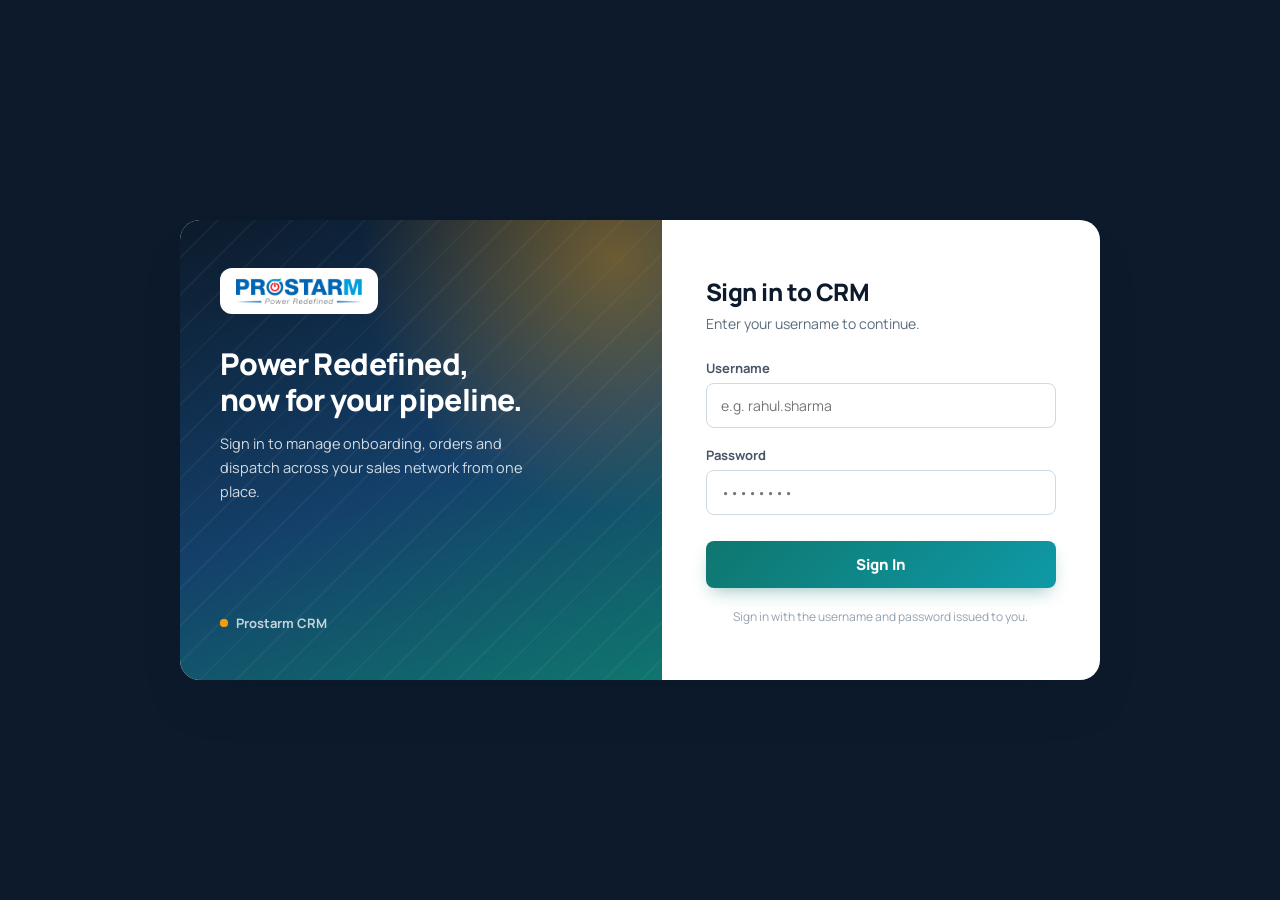
<file: kanban-queue.html>
<!DOCTYPE html>
<html lang="en">
<head>
    <meta charset="UTF-8">
    <meta name="viewport" content="width=device-width, initial-scale=1.0">
    <title>Onboarding Team - Kanban Board</title>
    <link href="https://fonts.googleapis.com/css2?family=Manrope:wght@400;500;600;700;800&display=swap" rel="stylesheet">
    <link rel="stylesheet" href="global.css">
    <style>
body{height:100vh;display:flex;flex-direction:column}
.board{display:flex;gap:16px;flex:1;overflow-x:auto;padding-bottom:16px;min-height:0}
.column{background:#e7eef2;border-radius:var(--radius-lg);width:310px;min-width:310px;display:flex;flex-direction:column;border:1px solid var(--border)}
.column-header{padding:14px 16px;font-weight:800;font-size:14px;display:flex;justify-content:space-between;align-items:center;border-top:4px solid;border-radius:var(--radius-lg) var(--radius-lg) 0 0}
.col-draft .column-header{border-color:#8fa1b3;color:#475569}
.col-submitted .column-header{border-color:#0e9aa7;color:#0b6470}
.col-approved .column-header{border-color:#16a34a;color:#166534}
.col-rejected .column-header{border-color:#dc2626;color:#9f1d1d}
.card-list{padding:4px 12px 12px;flex:1;overflow-y:auto;min-height:200px}
.k-card{background:#fff;padding:14px 16px;border-radius:var(--radius-md);border:1px solid var(--border);box-shadow:var(--shadow-sm);margin-bottom:10px;cursor:grab;transition:transform .12s,box-shadow .15s}
.k-card:hover{box-shadow:var(--shadow-md);border-color:var(--border-strong)}
.k-card:active{cursor:grabbing;transform:scale(.98)}
.card-uid{font-size:12px;font-weight:800;color:var(--primary);margin-bottom:4px}
.card-customer{font-size:15px;font-weight:700;margin-bottom:8px}
.card-details{font-size:13px;color:var(--text-muted);display:flex;justify-content:space-between}
.card-salesperson{font-size:12px;background:var(--card-bg-alt);border:1px solid var(--border);padding:3px 8px;border-radius:var(--radius-pill);margin-top:12px;display:inline-block;color:#475569;font-weight:600}
.count-badge{background:#fff;padding:2px 10px;border-radius:var(--radius-pill);font-size:12px;box-shadow:var(--shadow-sm)}
</style>
</head>
<body class="has-sidebar">
<button class="sidebar-toggle" onclick="toggleSidebar()" aria-label="Toggle navigation">☰</button>
<div class="sidebar-backdrop" onclick="toggleSidebar()"></div>
<aside class="app-sidebar">
    <div class="sidebar-brand">
        <img src="Prostarm-logo.png" alt="Prostarm" onerror="this.outerHTML='<div style=\'font-weight:800; color:#1e4fd6; font-size:15px;\'>PROSTARM</div>';">
    </div>
    <nav class="sidebar-nav">
        <div class="sidebar-section-label">Workspace</div>
            <a href="dashboard.html" class="sidebar-link" data-roles="User,Manager"><span class="sidebar-icon">📊</span>Dashboard</a>
            <a href="Index.html" class="sidebar-link" data-roles="User,Manager"><span class="sidebar-icon">📝</span>Sales Order Entry</a>
            <a href="manager-analytics-dashboard.html" class="sidebar-link" data-roles="Manager"><span class="sidebar-icon">📈</span>Manager Analytics</a>
            <a href="grid-queue.html" class="sidebar-link" data-roles="Manager"><span class="sidebar-icon">🗂️</span>Grid Queue</a>
            <a href="kanban-queue.html" class="sidebar-link active" data-roles="Manager"><span class="sidebar-icon">🗃️</span>Kanban Board</a>
            <a href="settings.html" class="sidebar-link" data-roles="Manager"><span class="sidebar-icon">⚙️</span>Settings</a>
        <a href="#" class="sidebar-link sidebar-logout" onclick="logout(); return false;"><span class="sidebar-icon">🚪</span>Sign Out</a>
    </nav>
    <div class="sidebar-footer">
        Prostarm CRM &middot; Power Redefined
    </div>
</aside>


<header class="page-head"><div><h1>Kanban Board</h1><p>Drag and drop cards to move orders through the pipeline.</p></div></header>
<div id="syncBanner" class="sync-banner warn">
    <span id="syncIcon">⚠️</span>
    <span id="syncMainText">Showing locally cached data — live sync with Power Automate failed.</span>
    <span class="sync-detail" id="syncDetail"></span>
</div>

<div class="board">
    <div class="column col-draft" ondragover="allowDrop(event)" ondrop="drop(event, 'Draft')">
        <div class="column-header">Drafts <span class="count-badge" id="count-Draft">0</span></div>
        <div class="card-list" id="list-Draft"></div>
    </div>

    <div class="column col-submitted" ondragover="allowDrop(event)" ondrop="drop(event, 'Submitted')">
        <div class="column-header">Pending Review <span class="count-badge" id="count-Submitted">0</span></div>
        <div class="card-list" id="list-Submitted"></div>
    </div>

    <div class="column col-approved" ondragover="allowDrop(event)" ondrop="drop(event, 'Approved')">
        <div class="column-header">Approved Orders <span class="count-badge" id="count-Approved">0</span></div>
        <div class="card-list" id="list-Approved"></div>
    </div>

    <div class="column col-rejected" ondragover="allowDrop(event)" ondrop="drop(event, 'Rejected')">
        <div class="column-header">Rejected / Needs Fix <span class="count-badge" id="count-Rejected">0</span></div>
        <div class="card-list" id="list-Rejected"></div>
    </div>
</div>

<script>
    let ordersData = [];
    const powerAutomateUpdateUrl = "https://8549b42c711be8948675eefb5cf215.dd.environment.api.powerplatform.com:443/powerautomate/automations/direct/cu/23/workflows/939bec4d95ba4d5983187f8b75b034e0/triggers/manual/paths/invoke?api-version=1&sp=%2Ftriggers%2Fmanual%2Frun&sv=1.0&sig=B7UyGivjIHH-8dltPNOUXTz0Kj2mbXN-Tdqr2JE_sOo"; 
    const powerAutomateViewUrl = "https://8549b42c711be8948675eefb5cf215.dd.environment.api.powerplatform.com:443/powerautomate/automations/direct/cu/05/workflows/b32de4d56db94337b471df29b82c38e2/triggers/manual/paths/invoke?api-version=1&sp=%2Ftriggers%2Fmanual%2Frun&sv=1.0&sig=RnRU6dAnci3wp9PMYaajaskcqd6aL0K9fn7-STxchIw";

    async function loadCachedOrders() {
        const cached = await idbGet('crmOrders', []);
        return Array.isArray(cached) ? cached : [];
    }

    async function loadOrders() {
        // 1) Show cached data immediately instead of leaving the board blank
        //    while the Power Automate flow is still spinning up.
        ordersData = await loadCachedOrders();
        const hadCache = ordersData.length > 0;
        if (hadCache) {
            renderBoard();
            showSyncBanner({ message: 'REFRESHING_CACHE' });
        }

        if (!powerAutomateViewUrl) return;

        // 2) Fetch live data in the background with a timeout, so a slow flow
        //    doesn't leave the user staring at a spinner indefinitely.
        const controller = new AbortController();
        const timeoutId = setTimeout(() => controller.abort(), 20000); // 20s cap

        try {
            const response = await fetch(powerAutomateViewUrl, { signal: controller.signal });
            clearTimeout(timeoutId);
            if (!response.ok) {
                const bodyText = await response.text().catch(() => '');
                throw new Error(`HTTP ${response.status} ${response.statusText}${bodyText ? ' — ' + bodyText.slice(0, 200) : ''}`);
            }
            const bodyText = await response.text();
            if (!bodyText.trim()) {
                throw new Error('EMPTY_BODY');
            }
            let data;
            try {
                data = JSON.parse(bodyText);
            } catch (parseErr) {
                throw new Error(`Flow returned non-JSON content: ${bodyText.slice(0, 200)}`);
            }
            ordersData = Array.isArray(data) ? data : (data.value || []);
            await idbSet('crmOrders', ordersData);
            hideSyncBanner();
        } catch (err) {
            clearTimeout(timeoutId);
            const isTimeout = err.name === 'AbortError';
            console.warn(isTimeout ? "Cloud fetch timed out, keeping cached data" : "Cloud fetch failed, falling back to local cache", err);
            showSyncBanner(isTimeout ? new Error('TIMEOUT') : err);
            if (!hadCache) ordersData = await loadCachedOrders();
        }
    }

    function showSyncBanner(err) {
        const banner = document.getElementById('syncBanner');
        const detail = document.getElementById('syncDetail');
        const icon = document.getElementById('syncIcon');
        const mainText = document.getElementById('syncMainText');
        if (!banner) return;
        const msg = err.message || String(err);
        const isLikelyCors = err instanceof TypeError || /Failed to fetch|NetworkError|Load failed/i.test(msg);
        const isEmptyBody = msg === 'EMPTY_BODY';
        const isTimeout = msg === 'TIMEOUT';
        const isRefreshing = msg === 'REFRESHING_CACHE';

        banner.classList.remove('info', 'warn', 'error');
        if (isRefreshing) {
            banner.classList.add('info');
            icon.textContent = '🔄';
            mainText.textContent = 'Loaded your last synced data — refreshing from Power Automate in the background.';
            detail.innerText = '';
            banner.classList.add('show');
            return;
        }
        banner.classList.add('warn');
        icon.textContent = '⚠️';
        mainText.textContent = 'Showing locally cached data — live sync with Power Automate failed.';
        if (isTimeout) {
            detail.innerText = "(The flow took too long to respond — showing your last synced data instead.)";
        } else if (isLikelyCors) {
            detail.innerText = "(Likely a CORS issue — the flow needs an Access-Control-Allow-Origin response header. See console for details.)";
        } else if (isEmptyBody) {
            detail.innerText = "(The flow responded with an empty body — it needs a 'Response' action at the end that returns the orders array as JSON.)";
        } else {
            detail.innerText = `(${msg})`;
        }
        banner.classList.add('show');
    }

    function hideSyncBanner() {
        const banner = document.getElementById('syncBanner');
        if (banner) banner.classList.remove('show');
    }

    function renderBoard() {
        const statuses = ['Draft', 'Submitted', 'Approved', 'Rejected'];
        const counts = { Draft: 0, Submitted: 0, Approved: 0, Rejected: 0 };
        
        statuses.forEach(s => document.getElementById(`list-${s}`).innerHTML = '');

        ordersData.forEach((order, index) => {
            const header = order["Sales Order"];
            let status = header["Status"];
            if (!statuses.includes(status)) status = "Submitted"; 
            
            counts[status]++;

            const card = document.createElement('div');
            card.className = 'k-card';
            card.draggable = true;
            card.ondragstart = (event) => event.dataTransfer.setData("text/plain", index);
            
            card.innerHTML = `
                <div class="card-uid">${header["UID"] || 'N/A'}</div>
                <div class="card-customer">${header["Customer Name"] || 'Unnamed Customer'}</div>
                <div class="card-details">
                    <span>${orderTypeLabel(header["Order Type to mention"]) || '-'}</span>
                    <span style="font-weight:600;">₹ ${header["Price bifurcation / PO Amount"] || '0.00'}</span>
                </div>
                <div class="card-salesperson">👤 ${header["Sales Person Name"] || 'Unknown'}</div>
            `;
            
            document.getElementById(`list-${status}`).appendChild(card);
        });

        statuses.forEach(s => document.getElementById(`count-${s}`).innerText = counts[s]);
    }

    function allowDrop(event) { event.preventDefault(); }

    function drop(event, newStatus) {
        event.preventDefault();
        const index = event.dataTransfer.getData("text/plain");
        
        if(index !== "") {
            ordersData[index]["Sales Order"]["Status"] = newStatus;
            idbSet('crmOrders', ordersData);
            renderBoard();

            if(powerAutomateUpdateUrl) {
                fetch(powerAutomateUpdateUrl, {
                    method: 'POST',
                    headers: { 'Content-Type': 'application/json' },
                    body: JSON.stringify(ordersData[index])
                }).catch(e => console.error("Cloud status sync failed", e));
            }
        }
    }

    window.onload = async function() {
        if (!sessionStorage.getItem('loggedInUser')) { window.location.href = 'login.html'; return; }
        if (!enforcePageAccess()) return;
        applySidebarAccess();
        await loadOrders();
        renderBoard();
    };
</script>
<script src="utils.js"></script>
</body>
</html>
</file>
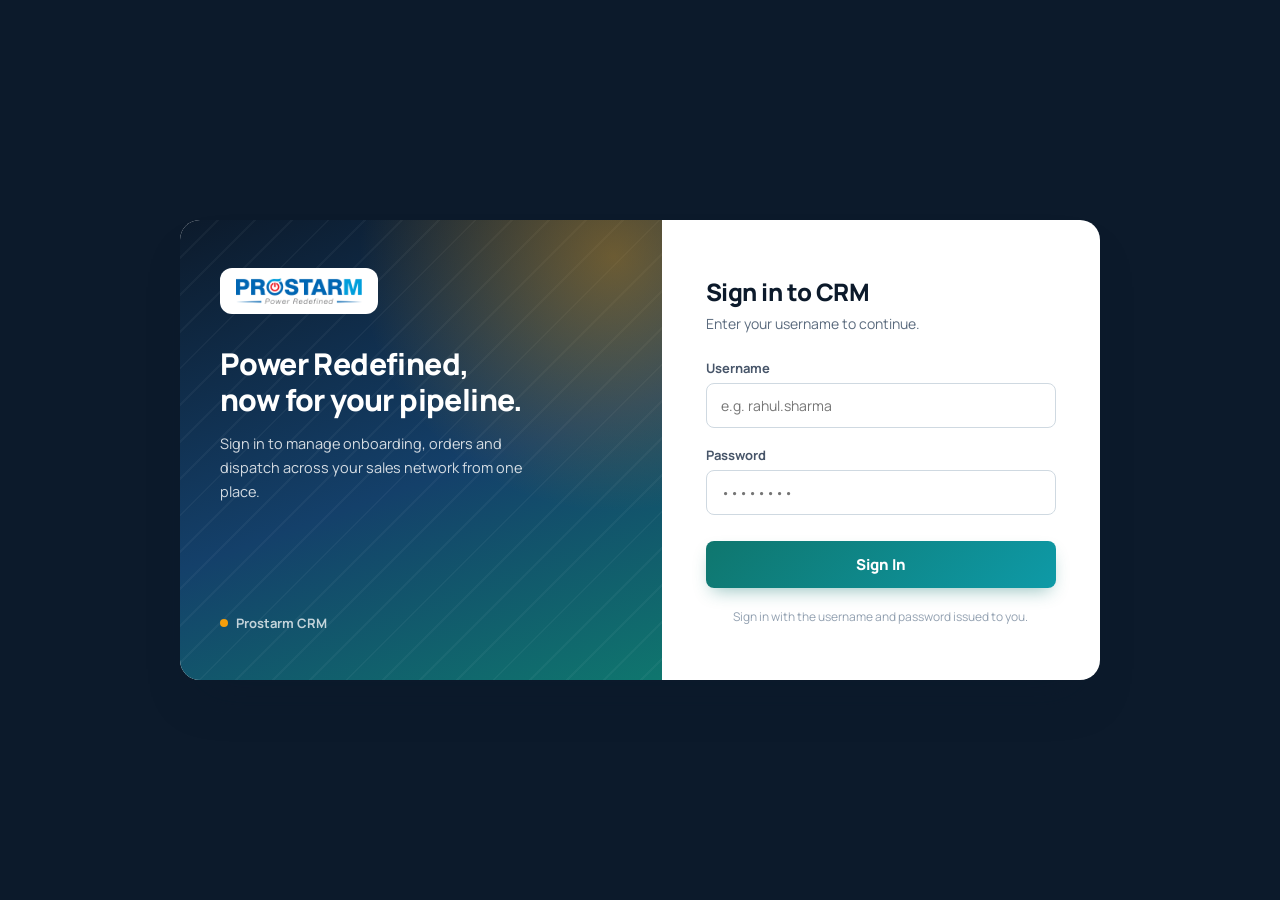
<file: login.html>
<!DOCTYPE html>
<html lang="en">
<head>
    <meta charset="UTF-8">
    <meta name="viewport" content="width=device-width, initial-scale=1.0">
    <title>Login - Prostarm CRM</title>
    <link href="https://fonts.googleapis.com/css2?family=Manrope:wght@400;500;600;700;800&display=swap" rel="stylesheet">
    <link rel="stylesheet" href="global.css">
    <style>
body{display:flex;justify-content:center;align-items:center;min-height:100vh;padding:20px;background:var(--ink)}
.login-shell{display:grid;grid-template-columns:1.1fr 1fr;width:100%;max-width:920px;background:#fff;border-radius:20px;box-shadow:var(--shadow-lg);overflow:hidden}
.brand-panel{background:linear-gradient(160deg,#0c1a2b 0%,#14406a 55%,#0f766e 100%);padding:48px 40px;color:#fff;position:relative;overflow:hidden;display:flex;flex-direction:column;justify-content:space-between;min-height:460px}
.brand-panel::before{content:'';position:absolute;inset:0;background:radial-gradient(circle at 90% 8%,rgba(245,158,11,.4) 0,transparent 42%),repeating-linear-gradient(135deg,rgba(255,255,255,.04) 0 2px,transparent 2px 26px)}
.brand-panel .logo-chip{background:#fff;border-radius:var(--radius-md);padding:10px 16px;display:inline-flex;width:fit-content;position:relative}
.brand-panel .logo-chip img{height:26px;display:block}
.brand-copy{position:relative;margin-top:32px}
.brand-copy h1{font-size:30px;line-height:1.2;margin:0 0 14px;font-weight:800}
.brand-copy p{font-size:14.5px;line-height:1.65;color:rgba(255,255,255,.82);margin:0;max-width:330px}
.power-tag{position:relative;margin-top:auto;padding-top:28px;display:flex;align-items:center;gap:8px;font-size:13px;font-weight:700;color:rgba(255,255,255,.75)}
.power-dot{width:8px;height:8px;border-radius:50%;background:var(--power);animation:dotPulse 2.4s var(--ease) infinite}
@keyframes dotPulse{0%{box-shadow:0 0 0 0 rgba(245,158,11,.6)}70%{box-shadow:0 0 0 9px rgba(245,158,11,0)}100%{box-shadow:0 0 0 0 rgba(245,158,11,0)}}
.form-panel{padding:48px 44px;display:flex;flex-direction:column;justify-content:center}
.form-panel h2{margin:0 0 6px;font-size:24px}
.form-panel .subhead{margin:0 0 26px;font-size:14px;color:var(--text-muted)}
.form-group{margin-bottom:18px}
.form-group label{font-weight:700;font-size:13px;color:#475569;margin-bottom:6px;display:block}
.form-group input{width:100%;padding:12px 14px;border:1px solid var(--border-strong);border-radius:var(--radius-sm);font-size:14px;font-family:inherit;transition:border-color .2s,box-shadow .2s}
.form-group input:focus{outline:none;border-color:var(--primary);box-shadow:0 0 0 3px rgba(15,118,110,.15)}
.btn-login{width:100%;background:var(--primary-grad);color:#fff;border:none;padding:13px;border-radius:var(--radius-sm);font-size:15px;font-weight:800;cursor:pointer;font-family:inherit;margin-top:8px;box-shadow:var(--shadow-glow);transition:transform .2s var(--ease)}
.btn-login:hover{transform:translateY(-2px)}
.btn-login:disabled{opacity:.7;cursor:wait;transform:none}
.demo-text{margin-top:20px;font-size:12px;color:var(--text-faint);text-align:center}
@media(max-width:720px){.login-shell{grid-template-columns:1fr}.brand-panel{min-height:0;padding:32px}}
</style>
</head>
<body>

<div class="login-shell">
    <div class="brand-panel">
        <div class="logo-chip">
            <img src="Prostarm-logo.png" alt="Prostarm" onerror="this.parentElement.outerHTML='<div style=\'font-weight:800; font-size:20px; color:#1e4fd6;\'>PROSTARM</div>';">
        </div>
        <div class="brand-copy">
            <h1>Power Redefined,<br>now for your pipeline.</h1>
            <p>Sign in to manage onboarding, orders and dispatch across your sales network from one place.</p>
        </div>
        <div class="power-tag"><span class="power-dot"></span> Prostarm CRM</div>
    </div>

    <div class="form-panel">
        <h2>Sign in to CRM</h2>
        <p class="subhead">Enter your username to continue.</p>

        <div class="form-group">
            <label>Username</label>
            <input type="text" id="email" autocomplete="username" placeholder="e.g. rahul.sharma">
        </div>
        <div class="form-group">
            <label>Password</label>
            <input type="password" id="password" autocomplete="current-password" placeholder="••••••••">
        </div>

        <div id="loginError" style="display:none; background:var(--danger-light); color:#9f1d1d; border:1px solid #f6c6c6; border-radius:var(--radius-sm); padding:10px 14px; font-size:13px; font-weight:600; margin-bottom:14px;"></div>

        <button class="btn-login" id="loginBtn" onclick="login()">Sign In</button>
        <div class="demo-text" id="demoText">Sign in with the username and password issued to you.</div>
    </div>
</div>

<script>
    // formatName() is provided by utils.js (loaded at the bottom of this page)

    // Point this at your "CRM - Verify Login" flow's HTTP trigger URL (see the
    // build notes shared alongside this file). Until you fill this in, login
    // will show a clear setup error instead of silently failing.
    const powerAutomateLoginUrl = "https://8549b42c711be8948675eefb5cf215.dd.environment.api.powerplatform.com:443/powerautomate/automations/direct/cu/06/workflows/0c6c032f16bd43e2bf49b9b4f04328cf/triggers/manual/paths/invoke?api-version=1&sp=%2Ftriggers%2Fmanual%2Frun&sv=1.0&sig=GHi2R79sfcZcrajsa-Ke9QyEMOXNaAGvN7qJEITS6yA";

    function showLoginError(msg) {
        const box = document.getElementById('loginError');
        box.textContent = msg;
        box.style.display = 'block';
    }

    function hideLoginError() {
        document.getElementById('loginError').style.display = 'none';
    }

    async function login() {
        hideLoginError();
        const username = document.getElementById('email').value.trim();
        const password = document.getElementById('password').value;

        if (!username || !password) {
            showLoginError('Please enter both username and password.');
            return;
        }

        if (!powerAutomateLoginUrl || powerAutomateLoginUrl.startsWith('PASTE_')) {
            showLoginError('Login isn\'t configured yet — the app is missing its login verification flow URL.');
            console.error('powerAutomateLoginUrl is still a placeholder. See build notes for the "CRM - Verify Login" flow.');
            return;
        }

        const btn = document.getElementById('loginBtn');
        btn.disabled = true;
        btn.innerText = 'Signing in...';

        const controller = new AbortController();
        const timeoutId = setTimeout(() => controller.abort(), 20000); // 20s cap

        try {
            const response = await fetch(powerAutomateLoginUrl, {
                method: 'POST',
                headers: { 'Content-Type': 'application/json' },
                body: JSON.stringify({ username, password }),
                signal: controller.signal
            });
            clearTimeout(timeoutId);

            if (!response.ok) {
                throw new Error(`HTTP ${response.status}`);
            }

            const result = await response.json();

            if (!result || result.success !== true) {
                showLoginError('Invalid username or password.');
                btn.disabled = false;
                btn.innerText = 'Sign In';
                return;
            }

            const level = String(result.level || 'User').trim();
            const fullName = String(result.fullName || '').trim() || formatName(username);
            const emailAddr = String(result.email || '').trim();

            sessionStorage.setItem('loggedInUser', fullName);
            sessionStorage.setItem('loggedInEmail', emailAddr);
            sessionStorage.setItem('userLevel', level);
            window.location.href = 'dashboard.html';
        } catch (err) {
            clearTimeout(timeoutId);
            const isTimeout = err.name === 'AbortError';
            console.error('Login failed', err);
            showLoginError(isTimeout
                ? 'Login timed out. Please try again.'
                : 'Could not verify your credentials right now. Please try again in a moment.');
            btn.disabled = false;
            btn.innerText = 'Sign In';
        }
    }

    document.getElementById("password").addEventListener("keypress", function(event) {
        if (event.key === "Enter") {
            event.preventDefault();
            login();
        }
    });
</script>
<script src="utils.js"></script>
</body>
</html>
</file>
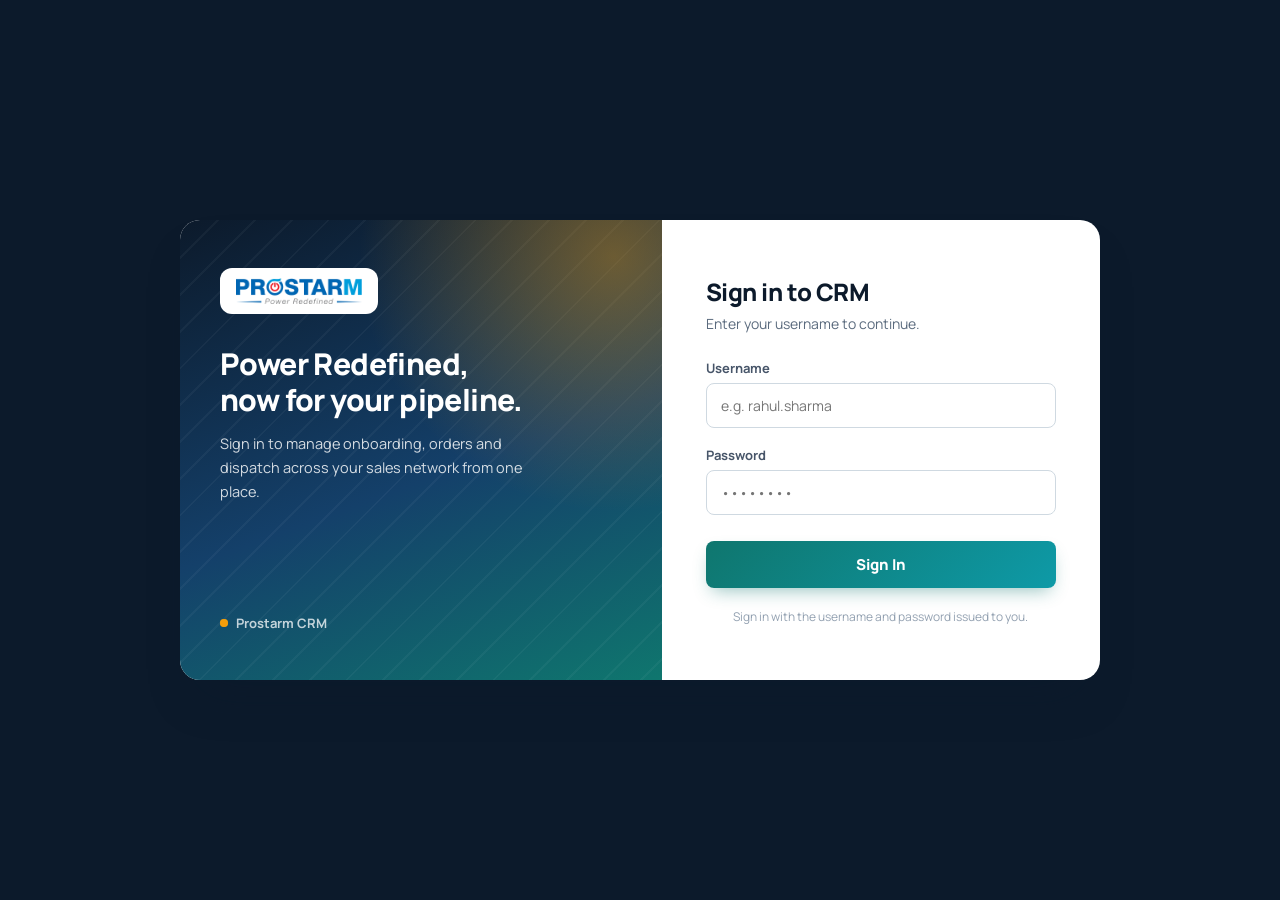
<file: print-order.html>
<!DOCTYPE html>
<html lang="en">
<head>
    <meta charset="UTF-8">
    <meta name="viewport" content="width=device-width, initial-scale=1.0">
    <title>Sales Order Document</title>
    <link href="https://fonts.googleapis.com/css2?family=Inter:wght@400;500;600;700&display=swap" rel="stylesheet">
    <style>
        body { font-family: 'Inter', sans-serif; background-color: #eef1f6; color: #000; margin: 0; padding: 40px; }
        .document-container { max-width: 1000px; margin: auto; background: #fff; padding: 40px 50px; box-shadow: 0 20px 32px -12px rgba(30,41,59,0.16); border: 1px solid #e6eaf2; border-radius: 16px; }
        
        .doc-header { display: flex; justify-content: space-between; align-items: flex-start; border-bottom: 3px solid #1e293b; padding-bottom: 20px; margin-bottom: 30px;}
        .brand-logo { height: 50px; object-fit: contain; } 
        .doc-title { text-align: right; }
        .doc-title h1 { margin: 0 0 5px 0; font-size: 28px; text-transform: uppercase; color: #0f172a;}
        .doc-title p { margin: 0; font-size: 14px; color: #64748b; font-weight: 600;}

        .info-section { margin-bottom: 30px; }
        .section-title { background: #f8fafc; padding: 8px 12px; font-weight: 700; font-size: 14px; text-transform: uppercase; border-left: 4px solid #1e4fd6; margin-bottom: 15px; color: #0f172a;}
        .grid-2 { display: grid; grid-template-columns: 1fr 1fr; gap: 15px; }
        .data-row { display: flex; font-size: 13px; line-height: 1.6; margin-bottom: 4px;}
        .data-label { width: 140px; font-weight: 600; color: #475569; flex-shrink: 0;}
        .data-value { flex: 1; font-weight: 500; color: #0f172a;}

        /* Table Base Styles */
        .table-wrapper { overflow-x: auto; }
        table { width: 100%; border-collapse: collapse; margin-top: 10px; font-size: 12px; }
        th, td { border: 1px solid #cbd5e1; padding: 8px 8px; text-align: left; word-break: break-word;}
        th { background-color: #f1f5f9; font-weight: 700; color: #475569; }

        .print-actions { max-width: 1000px; margin: 0 auto 20px auto; display: flex; justify-content: space-between; }
        .btn { padding: 11px 22px; font-weight: 600; border: none; border-radius: 8px; cursor: pointer; text-decoration: none; font-size: 14px; transition: all 0.2s cubic-bezier(0.4,0,0.2,1); display: inline-flex; align-items: center; gap: 6px;}
        .btn-print { background: linear-gradient(135deg, #1e4fd6 0%, #7c3aed 100%); color: white; box-shadow: 0 8px 20px -4px rgba(37,99,235,0.28);}
        .btn-print:hover { transform: translateY(-2px); box-shadow: 0 12px 24px -6px rgba(37,99,235,0.4); }
        .btn-back { background: #eef1f6; color: #0f172a; border: 1px solid #e6eaf2; }
        .btn-back:hover { background: #e2e8f0; }

        .hidden { display: none !important; }

        /* Print-Specific Styles to prevent cutoff */
        @media print {
            @page { size: landscape; margin: 10mm; } 
            body { background: white; padding: 0; }
            .document-container { box-shadow: none; border: none; padding: 0; max-width: 100%; width: 100%; border-radius: 0; }
            .print-actions { display: none !important; }
            
            /* Force tables to show entirely without scrolling */
            .table-wrapper { overflow: visible !important; }
            table { width: 100% !important; font-size: 11px; } 
            th, td { padding: 4px 6px !important; } 
        }
    </style>
</head>
<body>

<div class="print-actions">
    <button class="btn btn-back" onclick="window.close()">← Close Tab & Return</button>
    <button class="btn btn-print" onclick="window.print()">🖨️ Print / Save as PDF</button>
</div>

<div class="document-container">
    <div class="doc-header">
        <img src="Prostarm-logo.png" alt="Prostarm CRM" class="brand-logo" onerror="this.outerHTML='<div style=\'font-size:24px; font-weight:bold; color:#1e4fd6;\'>PROSTARM</div>';">
        <div class="doc-title">
            <h1>PO Details</h1>
            <p>UID: <span id="p-uid">Loading...</span></p>
        </div>
    </div>

    <!-- 1. Client Information -->
    <div class="info-section">
        <div class="section-title">Client Information</div>
        <div class="grid-2">
            <div>
                <div class="data-row"><div class="data-label">Customer Name:</div><div class="data-value" id="p-customer"></div></div>
                <div class="data-row"><div class="data-label">Contact Person:</div><div class="data-value" id="p-contact"></div></div>
                <div class="data-row"><div class="data-label">Contact Phone:</div><div class="data-value" id="p-phone"></div></div>
                <div class="data-row"><div class="data-label">Email:</div><div class="data-value" id="p-email"></div></div>
            </div>
            <div>
                <div class="data-row"><div class="data-label">Bill To GST:</div><div class="data-value" id="p-billToGst"></div></div>
                <div class="data-row"><div class="data-label">Ship To GST:</div><div class="data-value" id="p-shipToGst"></div></div>
                <div class="data-row"><div class="data-label">Order Type:</div><div class="data-value" id="p-type"></div></div>
                <div class="data-row"><div class="data-label">Sales Rep:</div><div class="data-value" id="p-rep"></div></div>
                <div class="data-row"><div class="data-label">Current Status:</div><div class="data-value" id="p-status"></div></div>
            </div>
        </div>
    </div>

    <!-- 2. Commercials & Scope -->
    <div class="info-section">
        <div class="section-title">Commercials & Scope</div>
        <div class="grid-2" style="margin-bottom: 10px;">
            <div class="data-row"><div class="data-label">Installation Scope:</div><div class="data-value" id="p-scope"></div></div>
            
            <div style="display: flex; flex-direction: column;">
                <div class="data-row"><div class="data-label">Buyback (Y/N):</div><div class="data-value" id="p-buyback"></div></div>
                
                <!-- Dynamic Buyback Details -->
                <div id="buyback-details-section" class="hidden" style="margin-top: 6px; padding: 10px; background-color: #f8fafc; border-radius: 6px; border: 1px dashed #cbd5e1;">
                    <div class="data-row"><div class="data-label" style="color:#1e4fd6;">Buyback Amount:</div><div class="data-value" id="p-buybackAmount" style="color:#1e4fd6; font-weight:600;"></div></div>
                    <div class="data-row"><div class="data-label">Buyback Config:</div><div class="data-value" id="p-buybackConfig"></div></div>
                    <div class="data-row"><div class="data-label">Buyback Bill?:</div><div class="data-value" id="p-buybackBill"></div></div>
                </div>
            </div>
        </div>
        <div class="data-row"><div class="data-label">PO Amount:</div><div class="data-value" style="font-weight:700; color:#1e4fd6;" id="p-amount"></div></div>
    </div>

    <!-- 3. Logistics & Dispatch -->
    <div class="info-section">
        <div class="section-title">Logistics & Dispatch</div>
        <div class="grid-2">
            <div>
                <div class="data-row"><div class="data-label">Dispatch Type:</div><div class="data-value" id="p-dispatch"></div></div>
                <div class="data-row"><div class="data-label">Pickup Loc:</div><div class="data-value" id="p-pickup"></div></div>
                <div class="data-row"><div class="data-label">General Loc:</div><div class="data-value" id="p-location"></div></div>
                <div class="data-row"><div class="data-label">Pin Code:</div><div class="data-value" id="p-pin"></div></div>
            </div>
            <div>
                <div class="data-row"><div class="data-label">Billing Address:</div><div class="data-value" id="p-billing"></div></div>
                <div class="data-row"><div class="data-label">Delivery Address:</div><div class="data-value" id="p-delivery"></div></div>
                <div class="data-row"><div class="data-label">Install Address:</div><div class="data-value" id="p-installAdd"></div></div>
            </div>
        </div>
    </div>

    <!-- 4. Product Line Items -->
    <div class="info-section">
        <div class="section-title">Product Line Items</div>
        <div class="table-wrapper">
            <table id="p-productTable">
                <thead>
                    <tr>
                        <th style="width: 15%">Product name</th>
                        <th style="width: 10%">Capacity</th>
                        <th style="width: 10%">Model</th>
                        <th style="width: 10%">Make</th>
                        <th style="width: 6%">Wty(M)</th>
                        <th style="width: 8%">Clause</th>
                        <th style="width: 6%">QTY</th>
                        <th style="width: 8%">Rate</th>
                        <th style="width: 7%">GST%</th>
                        <th style="width: 10%">PO Amt</th>
                        <th style="width: 10%">Total Amt</th>
                    </tr>
                </thead>
                <tbody></tbody>
            </table>
        </div>
    </div>

    <!-- 5. Documents Line Items -->
    <div class="info-section">
        <div class="section-title">Documents Line Items</div>
        <div class="table-wrapper">
            <table id="p-docTable">
                <thead>
                    <tr>
                        <th>Document ID</th>
                        <th>Document Name</th>
                        <th>Attachment Present</th>
                    </tr>
                </thead>
                <tbody></tbody>
            </table>
        </div>
    </div>

    <!-- 6. Fulfillment & Tracking -->
    <div class="info-section">
        <div class="section-title">Fulfillment & Tracking</div>
        <div class="grid-2">
            <div>
                <div class="data-row"><div class="data-label">Broad Status:</div><div class="data-value" id="p-broadStatus"></div></div>
                <div class="data-row"><div class="data-label">Work Status:</div><div class="data-value" id="p-workStatus"></div></div>
                <div class="data-row"><div class="data-label">Delivery Date:</div><div class="data-value" id="p-deliveryDate"></div></div>
                <div class="data-row"><div class="data-label">Installation Date:</div><div class="data-value" id="p-installationDate"></div></div>
                <div class="data-row" style="margin-top: 10px;"><div class="data-label">Bill Submission:</div><div class="data-value" id="p-billSubmissionStatus"></div></div>
                <div class="data-row"><div class="data-label">Comp Certificate:</div><div class="data-value" id="p-compCertificate"></div></div>
                <div class="data-row"><div class="data-label">ETA:</div><div class="data-value" id="p-eta"></div></div>
                <div class="data-row"><div class="data-label">Serial Number:</div><div class="data-value" id="p-productSerialNumber"></div></div>
            </div>
            <div>
                <div class="data-row"><div class="data-label">Invoice Number:</div><div class="data-value" id="p-invoiceNumber"></div></div>
                <div class="data-row"><div class="data-label">Invoice Date:</div><div class="data-value" id="p-invoiceDate"></div></div>
                <div class="data-row"><div class="data-label">Basic Amount:</div><div class="data-value" id="p-invoiceBasicAmount"></div></div>
                <div class="data-row"><div class="data-label">Total Amount:</div><div class="data-value" id="p-invoiceAmount"></div></div>
                <div class="data-row"><div class="data-label">Billing Done ?:</div><div class="data-value" id="p-billingDone"></div></div>
                <div class="data-row" style="margin-top: 10px;"><div class="data-label">Engineer Name:</div><div class="data-value" id="p-engineerName"></div></div>
                <div class="data-row"><div class="data-label">Material Received:</div><div class="data-value" id="p-materialReceivedDate"></div></div>
                <div class="data-row"><div class="data-label">Ageing:</div><div class="data-value" id="p-ageing"></div></div>
                <div class="data-row"><div class="data-label">TAT Days:</div><div class="data-value" id="p-tatDays"></div></div>
            </div>
        </div>
        <div class="data-row" style="margin-top: 10px;"><div class="data-label" style="color:#1e4fd6;">Last Remark:</div><div class="data-value" id="p-lastFollowupRemark" style="color:#1e4fd6; font-weight:600;"></div></div>
    </div>

    <!-- 7. Followup / Remarks -->
    <div class="info-section">
        <div class="section-title">Followup / Remarks</div>
        <div class="table-wrapper">
            <table id="p-remarkTable">
                <thead>
                    <tr>
                        <th style="width: 15%">Date</th>
                        <th style="width: 25%">Remark By</th>
                        <th style="width: 60%">Remark Details</th>
                    </tr>
                </thead>
                <tbody></tbody>
            </table>
        </div>
    </div>

</div>

<script>
    window.onload = async function() {
        if (!sessionStorage.getItem('loggedInUser')) { window.location.href = 'login.html'; return; }

        const urlParams = new URLSearchParams(window.location.search);
        const index = urlParams.get('id');

        if (index === null) {
            alert("No order specified for printing.");
            window.location.href = 'dashboard.html';
            return;
        }

        const ordersData = (await idbGet('crmOrders', []));
        const targetOrder = ordersData[index];

        if (!targetOrder) {
            alert("Order not found in the database.");
            window.location.href = 'dashboard.html';
            return;
        }

        const order = targetOrder["Sales Order"];
        const products = targetOrder["Products"] || targetOrder["ProductsTable"] || [];
        const childItems = targetOrder["SalesChildTable"] || targetOrder["DocumentsTable"] || [];
        const remarks = targetOrder["RemarksTable"] || [];

        const map = (id, val, prefix="") => {
            const el = document.getElementById(id);
            if(el) el.innerText = (val !== undefined && val !== "" && val !== null) ? prefix + val : "-";
        };

        map('p-uid', order["UID"]);
        map('p-customer', order["Customer Name"]); map('p-contact', order["Contact Person"]);
        map('p-phone', order["Contact Details"]); map('p-email', order["Email"]);
        map('p-type', orderTypeLabel(order["Order Type to mention"]));
        map('p-rep', order["Sales Person Name"]); map('p-status', order["Status"]);
        
        map('p-amount', order["Price bifurcation / PO Amount"], "₹ ");
        map('p-scope', order["Installation Scope"]); 
        
        const buybackStatus = order["Buyback Status"] || order["Buyback (Y/N)"];
        map('p-buyback', buybackStatus);
        
        if (buybackStatus === "Yes") {
            document.getElementById('buyback-details-section').classList.remove('hidden');
            map('p-buybackConfig', order["Buyback Configuration"]); 
            map('p-buybackAmount', order["Buyback Amount"], "₹ "); 
            map('p-buybackBill', order["Buyback Bill ?"]);
        }

        map('p-dispatch', order["Dispatch Type"]); map('p-pickup', order["Pickup Location"]);
        map('p-location', order["Location"]); map('p-pin', order["Pin code"]);
        map('p-billing', order["Billing Address"]); map('p-delivery', order["Delivery Address"]);
        map('p-installAdd', order["Installation Address"]);
        
        map('p-billToGst', order["Bill to GST Number"] || order["GST Number"]);
        map('p-shipToGst', order["Ship to GST Number"]);
        
        map('p-broadStatus', order["Broad Status"]); map('p-workStatus', order["Work Status"]); map('p-deliveryDate', order["Delivery Date"]); map('p-installationDate', order["Installation Date"]);
        map('p-invoiceNumber', order["Invoice Number"]); map('p-invoiceDate', order["Invoice Date"]); map('p-invoiceBasicAmount', order["Basic Amount"], "₹ "); map('p-invoiceAmount', order["Invoice Amount"], "₹ "); map('p-billingDone', order["Billing Done ?"]);
        
        map('p-billSubmissionStatus', order["Bill Submision Status"]); map('p-compCertificate', order["Comp Certificate"]); map('p-eta', order["ETA"]); map('p-productSerialNumber', order["Product Serial Number"]);
        map('p-engineerName', order["Engineer Name"]); map('p-materialReceivedDate', order["Material Received Date"]); map('p-ageing', order["Ageing"]); map('p-tatDays', order["TAT Days"]);

        let lastRemarkStr = "";
        if (remarks.length > 0) {
            let lastObj = remarks[remarks.length - 1];
            lastRemarkStr = `[${lastObj["Date"] || '-'}] ${lastObj["Remark By"] || '-'}: ${lastObj["Remark"] || '-'}`;
        }
        map('p-lastFollowupRemark', lastRemarkStr);

        const pTbody = document.querySelector('#p-productTable tbody');
        let pHtml = '';
        if (products.length === 0) {
            pHtml = '<tr><td colspan="11" style="text-align:center;">No products added.</td></tr>';
        } else {
            products.forEach(p => {
                if(!p) return;
                pHtml += `<tr>
                    <td>${p["Product Name"] || '-'}</td>
                    <td>${p["Capacity"] || '-'}</td>
                    <td>${p["Model"] || '-'}</td>
                    <td>${p["Make"] || '-'}</td>
                    <td>${p["Warranty (Months)"] || p["Warranty Mos"] || '-'}</td>
                    <td>${p["Warranty Clause"] || '-'}</td>
                    <td>${p["QTY"] || '-'}</td>
                    <td>${p["Rate"] || '-'}</td>
                    <td>${p["GST %"] || '0'}%</td>
                    <td>${p["PO Amount"] || '-'}</td>
                    <td>${p["Total Amount"] || '-'}</td>
                </tr>`;
            });
        }
        pTbody.innerHTML = pHtml;

        const dTbody = document.querySelector('#p-docTable tbody');
        let dHtml = '';
        if (childItems.length === 0) {
            dHtml = '<tr><td colspan="3" style="text-align:center;">No documents attached</td></tr>';
        } else {
            childItems.forEach(item => {
                let hasAttach = "No";
                if (item["Attachment"] && item["Attachment"].data) hasAttach = "Yes";
                else if (typeof item["Attachment"] === 'string' && item["Attachment"] !== "None") hasAttach = "Yes";
                
                const docIdDisplay = item["Document ID"] || item["Product ID"] || '-';
                
                dHtml += `<tr><td>${docIdDisplay}</td><td>${item["Document Name"] || '-'}</td><td style="font-weight:600;">${hasAttach}</td></tr>`;
            });
        }
        dTbody.innerHTML = dHtml;

        const rTbody = document.querySelector('#p-remarkTable tbody');
        let rHtml = '';
        if (remarks.length === 0) {
            rHtml = '<tr><td colspan="3" style="text-align:center;">No remarks added</td></tr>';
        } else {
            remarks.forEach(rem => {
                if(!rem) return;
                rHtml += `<tr><td>${rem["Date"] || '-'}</td><td>${rem["Remark By"] || '-'}</td><td>${rem["Remark"] || '-'}</td></tr>`;
            });
        }
        rTbody.innerHTML = rHtml;
    };
</script>
<script src="utils.js"></script>
</body>
</html>
</file>
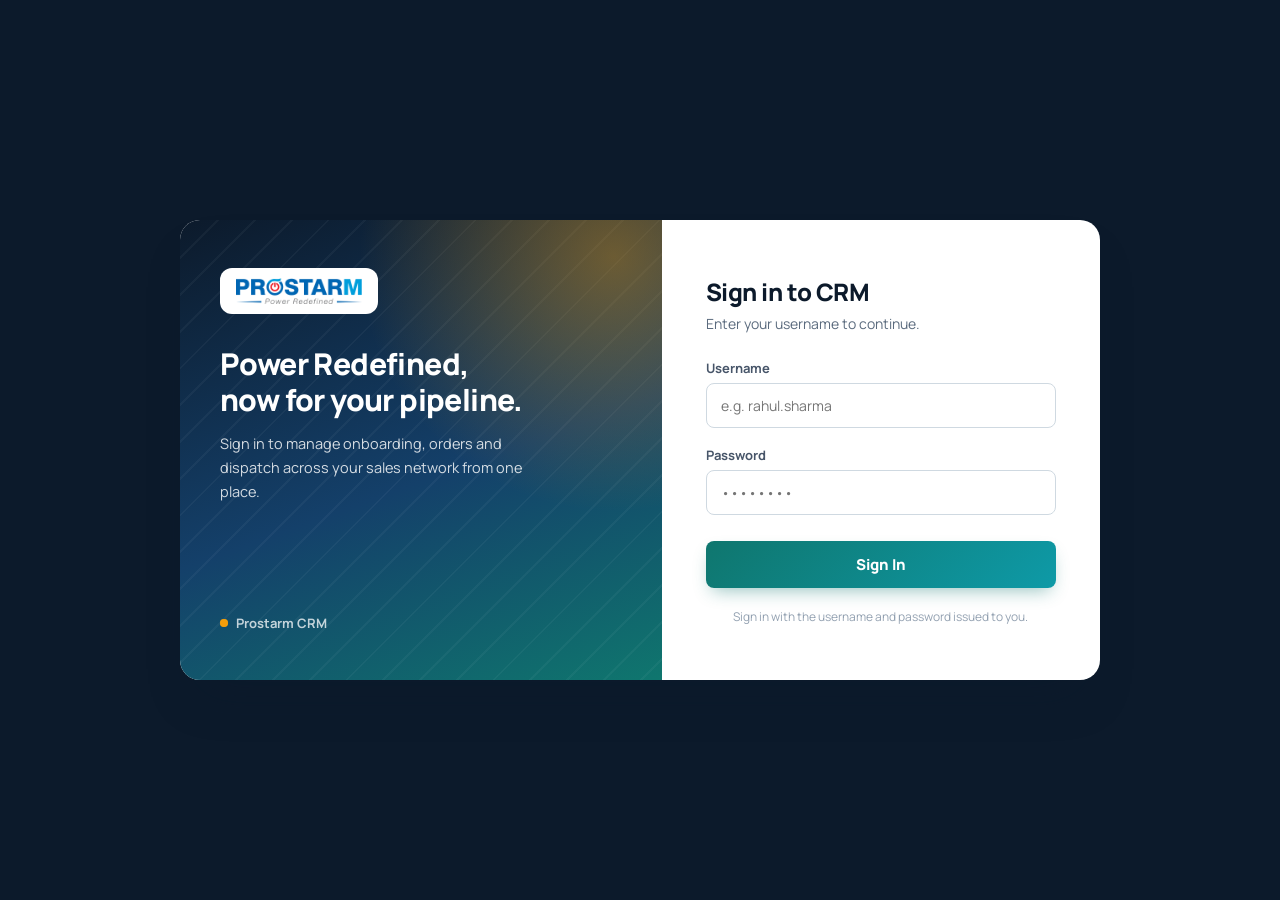
<file: settings.html>
<!DOCTYPE html>
<html lang="en">
<head>
    <meta charset="UTF-8">
    <meta name="viewport" content="width=device-width, initial-scale=1.0">
    <title>Settings - Prostarm CRM</title>
    <link href="https://fonts.googleapis.com/css2?family=Manrope:wght@400;500;600;700;800&display=swap" rel="stylesheet">
    <link rel="stylesheet" href="global.css">
    <style>
.main-content{max-width:760px;margin:0 auto}
.page-header{margin-bottom:24px}.page-header h1{margin:0;font-size:26px}
.settings-card{background:var(--card-bg);padding:28px;border-radius:var(--radius-lg);border:1px solid var(--border);box-shadow:var(--shadow-sm);margin-bottom:20px;border-left:4px solid var(--primary)}
.settings-card h3{margin:0 0 20px;font-size:17px}
.form-group{margin-bottom:18px}
.form-group label{display:block;font-weight:700;margin-bottom:7px;font-size:13px;color:var(--text-muted)}
.form-group input,.form-group select{width:100%;padding:11px 14px;border:1px solid var(--border-strong);border-radius:var(--radius-sm);font-size:14px;font-family:inherit;background:#fff}
.form-group input:focus,.form-group select:focus{outline:none;border-color:var(--primary);box-shadow:0 0 0 3px rgba(15,118,110,.15)}
.form-group input[readonly]{background:var(--card-bg-alt);color:var(--text-muted);cursor:not-allowed}
.btn-save{background:var(--primary-grad);color:#fff;padding:12px 26px;border:none;border-radius:var(--radius-sm);font-size:15px;font-weight:700;cursor:pointer;font-family:inherit;transition:all .2s var(--ease);box-shadow:var(--shadow-glow)}
.btn-save:hover{transform:translateY(-2px)}
</style>
</head>
<body class="has-sidebar">
<button class="sidebar-toggle" onclick="toggleSidebar()" aria-label="Toggle navigation">☰</button>
<div class="sidebar-backdrop" onclick="toggleSidebar()"></div>
<aside class="app-sidebar">
    <div class="sidebar-brand">
        <img src="Prostarm-logo.png" alt="Prostarm" onerror="this.outerHTML='<div style=\'font-weight:800; color:#1e4fd6; font-size:15px;\'>PROSTARM</div>';">
    </div>
    <nav class="sidebar-nav">
        <div class="sidebar-section-label">Workspace</div>
            <a href="dashboard.html" class="sidebar-link" data-roles="User,Manager"><span class="sidebar-icon">📊</span>Dashboard</a>    
            <a href="Index.html" class="sidebar-link" data-roles="User,Manager"><span class="sidebar-icon">📝</span>Sales Order Entry</a>
            <a href="manager-analytics-dashboard.html" class="sidebar-link" data-roles="Manager"><span class="sidebar-icon">📈</span>Manager Analytics</a>
            <a href="grid-queue.html" class="sidebar-link" data-roles="Manager"><span class="sidebar-icon">🗂️</span>Grid Queue</a>
            <a href="kanban-queue.html" class="sidebar-link" data-roles="Manager"><span class="sidebar-icon">🗃️</span>Kanban Board</a>
            <a href="settings.html" class="sidebar-link active" data-roles="Manager"><span class="sidebar-icon">⚙️</span>Settings</a>
        <a href="#" class="sidebar-link sidebar-logout" onclick="logout(); return false;"><span class="sidebar-icon">🚪</span>Sign Out</a>
    </nav>
    <div class="sidebar-footer">
        Prostarm CRM &middot; Power Redefined
    </div>
</aside>


<div class="main-content">
    <div class="page-header">
        <h1>Profile & Settings</h1>
    </div>

    <div class="settings-card">
        <h3>Corporate Identity</h3>
        <div class="form-group">
            <label>Display Name</label>
            <input type="text" id="prof-name" readonly>
        </div>
        <div class="form-group">
            <label>Corporate Email ID</label>
            <input type="email" id="prof-email" readonly>
        </div>
        <div class="form-group">
            <label>Role / Access Level</label>
            <input type="text" id="prof-level" readonly>
        </div>
    </div>

    <div class="settings-card">
        <h3>Application Preferences</h3>
        <div class="form-group">
            <label>Default Currency Formatting</label>
            <select id="pref-currency">
                <option value="INR">Indian Rupee (₹)</option>
                <option value="USD">US Dollar ($)</option>
                <option value="EUR">Euro (€)</option>
            </select>
        </div>
        <div class="form-group">
            <label>Default Dispatch Mode</label>
            <select id="pref-dispatch">
                <option value="Delivery">Delivery</option>
                <option value="Self Pickup">Self Pickup</option>
            </select>
        </div>
    </div>

    <div style="text-align: right;">
        <button class="btn-save" onclick="saveSettings()">Save Preferences</button>
    </div>
</div>

<script>
    window.onload = async function() {
        const user = sessionStorage.getItem('loggedInUser');
        const email = sessionStorage.getItem('loggedInEmail');
        
        if (!user) { window.location.href = 'login.html'; return; }
        if (!enforcePageAccess()) return;
        applySidebarAccess();
        
        document.getElementById('prof-name').value = user;
        document.getElementById('prof-email').value = email || "Not Provided";
        document.getElementById('prof-level').value = getUserLevel();

        const savedCurrency = await idbGet('prefCurrency');
        const savedDispatch = await idbGet('prefDispatch');

        if(savedCurrency) document.getElementById('pref-currency').value = savedCurrency;
        if(savedDispatch) document.getElementById('pref-dispatch').value = savedDispatch;
    };

    async function saveSettings() {
        const btn = document.querySelector('.btn-save');
        await idbSet('prefCurrency', document.getElementById('pref-currency').value);
        await idbSet('prefDispatch', document.getElementById('pref-dispatch').value);

        btn.innerText = "Saved ✓";
        btn.style.background = "#16a34a"; 
        
        setTimeout(() => {
            btn.innerText = "Save Preferences";
            btn.style.backgroundColor = "";
        }, 2000);
    }
</script>
<script src="utils.js"></script>
</body>
</html>
</file>
<file: global.css>
/* PROSTARM CRM — GLOBAL THEME v2 "Deep Ink + Teal + Amber"
   All previous class names & tokens are kept, so every page inherits the new look. */
:root{
 --primary:#0f766e; --primary-hover:#0b5f59; --primary-light:#e3f5f2;
 --primary-grad:linear-gradient(135deg,#0f766e 0%,#0e9aa7 100%);
 --accent:#0e9aa7; --accent-light:#e2f6f8;
 --power:#f59e0b; --power-hover:#d98a06; --power-light:#fff5dc;
 --power-grad:linear-gradient(135deg,#f59e0b 0%,#f97316 100%);
 --ink:#0c1a2b; --ink-2:#14273f; --ink-3:#1f3856;
 --bg-color:#f1f5f7; --card-bg:#fff; --card-bg-alt:#f7fafb;
 --text-main:#0c1a2b; --text-muted:#5b6b7e; --text-faint:#93a1b1;
 --border:#e2e9ee; --border-strong:#cfd9e1;
 --success:#15803d; --success-light:#e6f6ec; --warning:#d97706; --warning-light:#fff4de;
 --danger:#dc2626; --danger-light:#fdecec; --info:#0e9aa7; --info-light:#e2f6f8;
 --radius-sm:8px; --radius-md:12px; --radius-lg:16px; --radius-pill:999px;
 --shadow-sm:0 1px 2px rgba(12,26,43,.05),0 1px 3px rgba(12,26,43,.06);
 --shadow-md:0 8px 18px -6px rgba(12,26,43,.12);
 --shadow-lg:0 28px 48px -16px rgba(12,26,43,.28);
 --shadow-glow:0 8px 18px -6px rgba(15,118,110,.45);
 --shadow-glow-power:0 8px 18px -6px rgba(245,158,11,.5);
 --ease:cubic-bezier(.4,0,.2,1); --ease-spring:cubic-bezier(.34,1.56,.64,1);
}
@media (prefers-reduced-motion:reduce){*,*::before,*::after{animation-duration:.001ms!important;transition-duration:.001ms!important;scroll-behavior:auto!important}}
*{box-sizing:border-box}
html{scroll-behavior:smooth}
body{font-family:'Manrope',system-ui,sans-serif;background:var(--bg-color);color:var(--text-main);margin:0;padding:24px 28px;font-size:14px}
h1,h2,h3,h4{letter-spacing:-.02em;font-weight:800;margin-top:0}
.num,.tabular-nums,td,.stat-item span{font-variant-numeric:tabular-nums}
a{color:var(--primary)}
::selection{background:#bfeae4}
:focus-visible{outline:2px solid var(--primary);outline-offset:2px;border-radius:4px}
*{scrollbar-width:thin;scrollbar-color:#c1ced8 transparent}
*::-webkit-scrollbar{width:8px;height:8px}*::-webkit-scrollbar-thumb{background:#c1ced8;border-radius:20px}

/* Page header (replaces the old floating top bar) */
.page-head{display:flex;justify-content:space-between;align-items:flex-end;gap:16px;flex-wrap:wrap;margin-bottom:22px}
.page-head h1{font-size:26px;margin:0 0 4px}
.page-head p{margin:0;color:var(--text-muted);font-size:14px}
.master-nav{display:flex;justify-content:space-between;align-items:center;background:var(--card-bg);padding:12px 20px;border-radius:var(--radius-md);border:1px solid var(--border);box-shadow:var(--shadow-sm);margin-bottom:22px;flex-wrap:wrap;gap:12px}
.master-nav .brand-container{display:flex;align-items:center;gap:14px}
.master-nav img{height:30px;object-fit:contain}
.master-nav h2{font-size:17px;margin:0}
.master-nav-actions{display:flex;align-items:center;gap:14px}
.nav-divider{width:1px;height:22px;background:var(--border-strong)}
.user-greeting{font-weight:700;font-size:14px}
.nav-settings-link{color:var(--text-muted);text-decoration:none;font-size:18px;display:inline-flex;transition:transform .3s var(--ease-spring),color .2s}
.nav-settings-link:hover{color:var(--primary);transform:rotate(65deg)}
.logout-link{color:var(--danger);cursor:pointer;text-decoration:none;font-weight:700;font-size:13px;padding:7px 14px;border-radius:var(--radius-pill);background:none;border:none;font-family:inherit}
.logout-link:hover{background:var(--danger-light)}

/* Buttons */
.btn{padding:10px 18px;border:none;border-radius:var(--radius-sm);cursor:pointer;font-weight:700;font-size:14px;transition:all .2s var(--ease);display:inline-flex;align-items:center;gap:6px;text-decoration:none;font-family:inherit}
.btn:active{transform:scale(.97)}
.btn-primary{background:var(--primary-light);color:var(--primary)}.btn-primary:hover{background:#d0efea}
.btn-back{background:#eaf0f3;color:var(--text-muted);border:1px solid var(--border)}.btn-back:hover{background:#dfe8ed;color:var(--text-main)}
.btn-danger{background:var(--danger-light);color:var(--danger)}.btn-danger:hover{background:#fbd7d7}
.btn-submit{background:var(--primary-grad);color:#fff;padding:12px 26px;font-size:15px;box-shadow:var(--shadow-glow)}
.btn-submit:hover{transform:translateY(-2px);box-shadow:0 12px 22px -6px rgba(15,118,110,.55)}
.btn-power{background:var(--power-grad);color:#fff;padding:12px 26px;font-size:15px;box-shadow:var(--shadow-glow-power)}
.btn-power:hover{transform:translateY(-2px)}

/* Tables */
.table-responsive{overflow-x:auto;margin-top:10px;background:var(--card-bg);border-radius:var(--radius-md);box-shadow:var(--shadow-sm);border:1px solid var(--border)}
table{width:100%;border-collapse:collapse}
th,td{border-bottom:1px solid var(--border);padding:14px 18px;text-align:left;font-size:13.5px}
th{background:var(--card-bg-alt);font-weight:700;color:var(--text-muted);font-size:12px;position:sticky;top:0}
tbody tr{transition:background .15s var(--ease)}
tbody tr:hover{background:var(--card-bg-alt)}
tbody tr:last-child td{border-bottom:none}
.status-badge,.status-select{display:inline-block;padding:5px 12px;border-radius:var(--radius-pill);font-size:12px;font-weight:700;background:#eaf0f3;color:#475569}
.card{background:var(--card-bg);border:1px solid var(--border);border-radius:var(--radius-lg);box-shadow:var(--shadow-sm)}

/* Sidebar — dark ink rail */
body.has-sidebar{padding-left:276px}
.app-sidebar{position:fixed;inset:0 auto 0 0;width:240px;background:linear-gradient(180deg,var(--ink) 0%,var(--ink-2) 100%);padding:22px 14px;display:flex;flex-direction:column;z-index:100;overflow-y:auto;transition:transform .28s var(--ease)}
.sidebar-brand{padding:4px 10px 20px;margin-bottom:10px;border-bottom:1px solid rgba(255,255,255,.08)}
.sidebar-brand img{height:26px;object-fit:contain;background:#fff;padding:6px 10px;border-radius:var(--radius-sm);box-sizing:content-box}
.sidebar-nav{display:flex;flex-direction:column;gap:3px;flex:1}
.sidebar-section-label{font-size:11px;font-weight:700;color:#6f86a0;padding:14px 12px 6px}
.sidebar-link{display:flex;align-items:center;gap:12px;padding:10px 12px;border-radius:var(--radius-sm);text-decoration:none;color:#b7c6d8;font-weight:600;font-size:13.5px;transition:background .18s var(--ease),color .18s var(--ease);position:relative}
.sidebar-link .sidebar-icon{font-size:15px;width:20px;text-align:center}
.sidebar-link:hover{background:rgba(255,255,255,.07);color:#fff}
.sidebar-link.active{background:rgba(14,154,167,.2);color:#fff}
.sidebar-link.active::before{content:'';position:absolute;left:-14px;top:50%;transform:translateY(-50%);width:4px;height:20px;border-radius:0 4px 4px 0;background:var(--power)}
.sidebar-footer{padding:14px 12px 0;margin-top:10px;border-top:1px solid rgba(255,255,255,.08);font-size:11.5px;color:#6f86a0}
.sidebar-logout{margin-top:auto;width:100%;background:none;border:none;font-family:inherit;text-align:left;cursor:pointer;color:#ff9b9b}
.sidebar-logout:hover{background:rgba(220,38,38,.18);color:#ffb4b4}
.sidebar-toggle{display:none;position:fixed;top:16px;left:16px;z-index:101;width:40px;height:40px;align-items:center;justify-content:center;background:var(--ink);color:#fff;border:none;border-radius:var(--radius-sm);cursor:pointer;font-size:16px}
.sidebar-backdrop{display:none}
@media(max-width:900px){
 body.has-sidebar{padding-left:20px;padding-top:70px}
 .app-sidebar{transform:translateX(-100%)}.app-sidebar.open{transform:none;box-shadow:var(--shadow-lg)}
 .sidebar-toggle{display:flex}
 .sidebar-backdrop.show{display:block;position:fixed;inset:0;background:rgba(12,26,43,.5);z-index:99}
}
.sync-banner{display:none;align-items:center;gap:10px;padding:12px 16px;border-radius:var(--radius-md);font-size:13.5px;font-weight:700;margin-bottom:18px;border:1px solid transparent}
.sync-banner.show{display:flex;flex-wrap:wrap}
.sync-banner.info{background:var(--primary-light);color:#0b5f59;border-color:#b9e6df}
.sync-banner.warn{background:var(--warning-light);color:#92400e;border-color:#fbe3ad}
.sync-banner.error{background:var(--danger-light);color:#9f1d1d;border-color:#f6c6c6}
.sync-banner .sync-detail{font-weight:500;opacity:.85}
</file>
